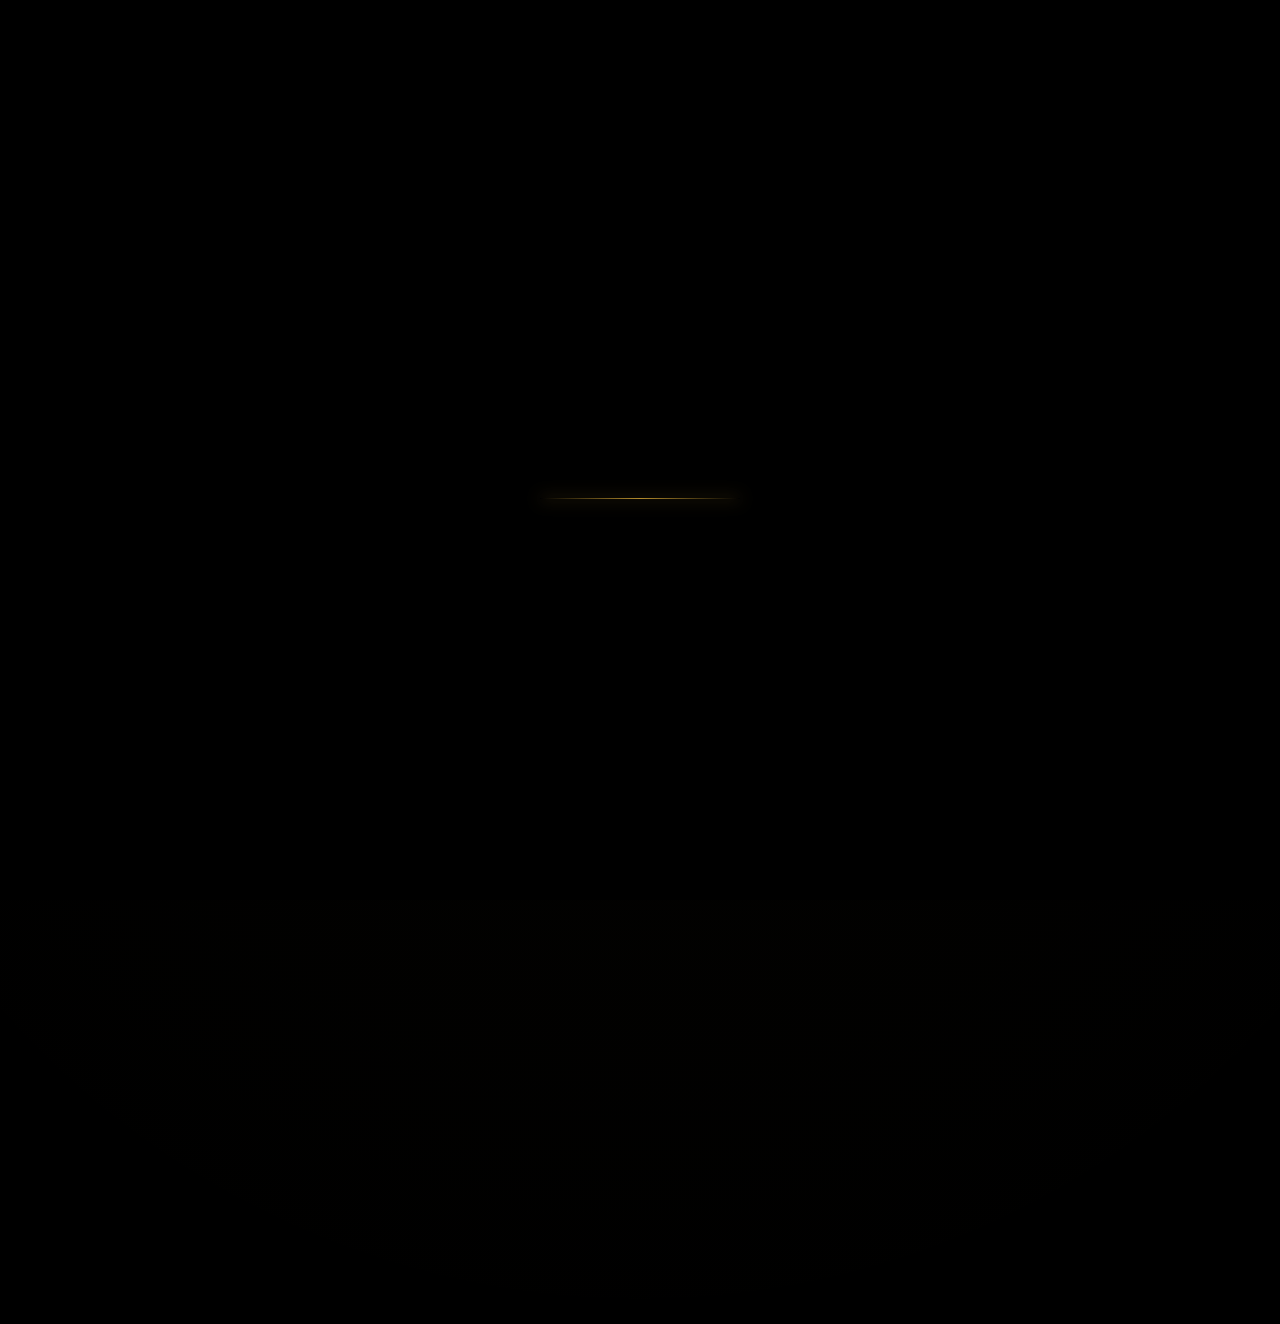
<file: index.html>
<!doctype html>
<html lang="en">
  <head>
    <meta charset="UTF-8" />
    <meta name="viewport" content="width=device-width, initial-scale=1.0" />
    <title>Saints n’ Sinners | Premium Nightlife</title>
    <link rel="stylesheet" href="./styles.css">
  </head>
  <body>
    <div class="loader">
      <div class="loader-content">
        <h2 class="loader-logo">Saints <span>n’</span> Sinners</h2>
        <div class="loader-bar"></div>
      </div>
    </div>

    <div class="atmosphere"></div>
    <div class="particles" id="particles"></div>
    <div class="glow-effect"></div>

    <div class="container">
      <header>
        <h1 class="logo">Saints <span>n’</span> Sinners</h1>
        <p class="tagline">• RESTAURANT • LOUNGE • PUB</p>
        <div class="rating">🌟🌟🌟🌟🌟</div>
      </header>

      <main class="nav-grid">
        <div class="nav-card-wrapper">
          <div class="nav-card card-menu" id="menu" onclick="window.location.href='menu.html'">
            <div class="glow-layer"></div>
            <span class="card-index">01</span>
            <h2 class="card-title">
              Menu
              <span class="arrow">→</span>
            </h2>
          </div>
        </div>

        <div class="nav-card-wrapper">
          <div class="nav-card card-events" id="events" onclick="window.location.href='events.html'">
            <div class="glow-layer"></div>
            <span class="card-index">02</span>
            <h2 class="card-title">
              Events
              <span class="arrow">→</span>
            </h2>
          </div>
        </div>

        <div class="nav-card-wrapper">
          <div class="nav-card card-playlist" id="playlist" onclick="window.location.href='music.html'">
            <div class="glow-layer"></div>
            <span class="card-index">03</span>
            <h2 class="card-title">
              Playlist
              <span class="arrow">→</span>
            </h2>
          </div>
        </div>

        <div class="nav-card-wrapper">
          <div class="nav-card card-management" id="management" onclick="window.location.href='management.html'">
            <div class="glow-layer"></div>
            <span class="card-index">04</span>
            <h2 class="card-title">
              Management
              <span class="arrow">→</span>
            </h2>
          </div>
        </div>
      </main>

      <footer class="footer">
        <p class="copyright">© 2026 Saints n’ Sinners</p>
        <p class="powered-by">Powered by WarStreet Experience Model</p>
      </footer>
    </div>

    <script src="./script.js"></script>
  </body>
</html>
</file>
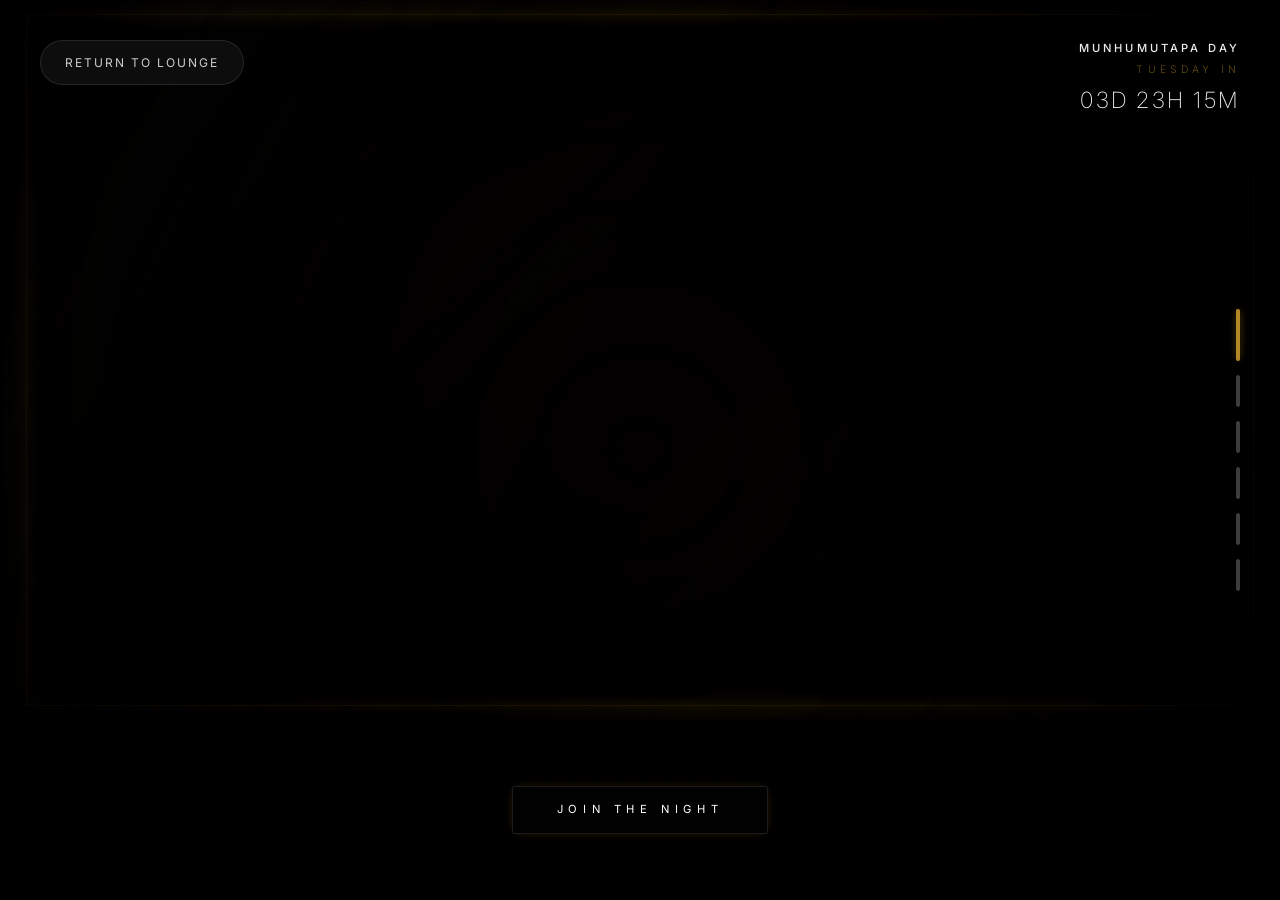
<file: events.html>
<!DOCTYPE html>
<html lang="en">
<head>
    <meta charset="UTF-8">
    <meta name="viewport" content="width=device-width, initial-scale=1.0">
    <title>Saints n' Sinners | Events Billboard</title>
    <link rel="preload" as="image" href="https://pub-e10a28ca38cf452da437555e0f90e288.r2.dev/saints%26sinners/Events/saints_n_sinners_munhumutapa_day.webp" type="image/webp">
    <link rel="stylesheet" href="styles.css">
    <style>
        /* Billboard Specific Overrides */
        body {
            overflow: hidden;
            background: #000;
        }

        .billboard-container {
            position: fixed;
            top: 0;
            left: 0;
            width: 100vw;
            height: 100vh;
            display: flex;
            align-items: center;
            justify-content: center;
            background: #000;
        }

        /* Ambient Glow Foundation */
        .billboard-container::after {
            content: '';
            position: absolute;
            top: 50%;
            left: 50%;
            width: 150vw;
            height: 150vh;
            background: radial-gradient(circle at center, rgba(179, 139, 45, 0.05) 0%, transparent 70%);
            transform: translate(-50%, -50%);
            pointer-events: none;
            z-index: 5;
            animation: glowPulse 10s infinite alternate ease-in-out;
        }

        @keyframes glowPulse {
            from { opacity: 0.3; transform: translate(-50%, -50%) scale(1); }
            to { opacity: 0.6; transform: translate(-48%, -52%) scale(1.1); }
        }

        /* Vignette Overlay */
        .billboard-scene::after {
            content: '';
            position: absolute;
            top: 0;
            left: 0;
            width: 100%;
            height: 100%;
            background: radial-gradient(circle at center, transparent 30%, rgba(0,0,0,0.8) 100%);
            pointer-events: none;
            z-index: 20;
        }

        .billboard-scene {
            position: absolute;
            width: 100%;
            height: 80vh;
            top: 0;
            display: grid;
            place-items: center;
        }

        .event-slide {
            position: absolute;
            width: 100%;
            height: 100%;
            opacity: 0;
            transition: opacity 1.5s cubic-bezier(0.16, 1, 0.3, 1);
            display: flex;
            flex-direction: column;
            align-items: center;
            justify-content: center;
            overflow: hidden;
            background: #000;
            will-change: opacity;
        }

        /* Glowing Strip Light Border */
        .event-slide::after {
            content: '';
            position: absolute;
            top: 2%;
            left: 2%;
            right: 2%;
            bottom: 2%;
            border: 1px solid var(--event-glow, rgba(179, 139, 45, 0.3));
            box-shadow: 0 0 30px var(--event-glow, rgba(179, 139, 45, 0.2)),
                        inset 0 0 20px var(--event-glow, rgba(179, 139, 45, 0.1));
            pointer-events: none;
            z-index: 30;
            opacity: 0.8;
            animation: stripPulse 4s infinite alternate ease-in-out;
        }

        @keyframes stripPulse {
            0% { opacity: 0.4; box-shadow: 0 0 20px var(--event-glow, transparent); }
            100% { opacity: 0.8; box-shadow: 0 0 50px var(--event-glow, rgba(179, 139, 45, 0.4)); }
        }

        .event-slide::before {
            content: '';
            position: absolute;
            top: 0;
            left: 0;
            width: 100%;
            height: 100%;
            background-image: inherit;
            background-size: cover;
            background-position: center;
            filter: blur(50px) brightness(0.3);
            opacity: 0.8;
            z-index: -1;
        }

        .event-slide.active {
            opacity: 1;
            z-index: 10;
        }

        /* Cinematic Background Layers with Living Drift */
        .slide-bg {
            position: absolute;
            top: 0;
            left: 0;
            width: 100%;
            height: 100%;
            background-image: inherit;
            background-size: contain;
            background-position: center;
            background-repeat: no-repeat;
            filter: brightness(0.9) saturate(1.05);
            transform: scale(1.03);
            transition: opacity 1.5s ease;
            opacity: 0.95;
            will-change: transform, opacity;
        }

        .event-slide.active .slide-bg {
            transform: scale(1) translate(0, 0);
            opacity: 1;
            filter: brightness(1) saturate(1.1);
            transition: opacity 1.5s ease-out,
                        filter 2s ease-out;
            transition-delay: 0.2s;
        }

        /* Perspective Depth Systems */
        .slide-depth-overlay {
            position: absolute;
            top: 0;
            left: 0;
            width: 100%;
            height: 100%;
            z-index: 25;
            pointer-events: none;
            background: linear-gradient(135deg, rgba(255,255,255,0.05) 0%, transparent 50%, rgba(255,255,255,0.02) 100%);
            mix-blend-mode: overlay;
            will-change: transform;
            opacity: 0;
            transition: opacity 2s ease-out;
        }

        .event-slide.active .slide-depth-overlay {
            opacity: 1;
            transition-delay: 0.8s;
        }

        .slide-haze-overlay {
            position: absolute;
            top: -10%;
            left: -10%;
            width: 120%;
            height: 120%;
            z-index: 22;
            pointer-events: none;
            background: radial-gradient(circle at 50% 50%, var(--event-glow, rgba(255,255,255,0.05)) 0%, transparent 70%);
            opacity: 0;
            filter: blur(40px);
            mix-blend-mode: lighten;
            will-change: transform, opacity;
            transition: opacity 2.5s ease-out;
        }

        .event-slide.active .slide-haze-overlay {
            opacity: 0.15;
            transition-delay: 0.5s;
        }

        /* Ambient Glow Pulse */
        .billboard-container {
            position: relative;
            width: 100%;
            height: 100vh;
            background: #000;
            overflow: hidden;
            animation: globalGlowPulse 8s infinite alternate ease-in-out;
            will-change: opacity, filter, box-shadow;
        }

        @keyframes globalGlowPulse {
            0% { box-shadow: inset 0 0 50px rgba(0,0,0,1); }
            100% { box-shadow: inset 0 0 100px var(--event-glow, transparent); }
        }

        /* Atmospheric HUD / CTA Area */
        .billboard-hud {
            position: absolute;
            bottom: 0;
            left: 0;
            width: 100%;
            height: 20vh;
            z-index: 100;
            display: flex;
            justify-content: center;
            align-items: center;
            pointer-events: none;
        }

        .countdown-container {
            position: fixed;
            top: 40px;
            right: 40px;
            text-align: right;
            z-index: 1000;
            opacity: 1; /* Always visible if content exists */
            transform: none;
            transition: all 0.8s cubic-bezier(0.16, 1, 0.3, 1);
        }

        .countdown-billboard {
            display: flex;
            flex-direction: column;
            align-items: flex-end;
            gap: 3px;
        }

        .event-title-badge {
            font-size: 0.7rem;
            text-transform: uppercase;
            letter-spacing: 0.28em;
            color: #ffffff;
            font-weight: 500;
            opacity: 0.92;
            text-shadow: 0 0 12px rgba(255, 255, 255, 0.4);
            margin-bottom: 1px;
        }

        .event-label {
            font-size: 0.65rem;
            text-transform: uppercase;
            letter-spacing: 0.4em;
            color: var(--gold);
            font-weight: 300;
            opacity: 0.6;
            text-shadow: 0 0 10px rgba(179, 139, 45, 0.3);
        }

        .timer-display {
            font-family: var(--font-sans);
            font-size: 1.4rem;
            font-weight: 200;
            color: #fff;
            letter-spacing: 0.1em;
            text-shadow: 0 0 20px rgba(255,255,255,0.2);
            opacity: 0.9;
        }

        /* CTA Cinematic Style */
        .cta-floating-bar {
            width: 100%;
            max-width: 400px;
            display: flex;
            justify-content: center;
            pointer-events: auto;
        }

        .billboard-cta {
            text-decoration: none;
            padding: 14px 44px;
            border: 1px solid rgba(255,255,255,0.1);
            background: rgba(255,255,255,0.03);
            backdrop-filter: blur(15px);
            color: #fff;
            text-transform: uppercase;
            letter-spacing: 0.5em;
            font-size: 0.7rem;
            transition: all 0.8s cubic-bezier(0.16, 1, 0.3, 1);
            border-radius: 2px;
            white-space: nowrap;
            box-shadow: 0 0 15px var(--event-glow, transparent);
        }

        .billboard-cta:hover {
            background: rgba(255,255,255,1);
            color: #000;
            letter-spacing: 0.7em;
            transform: scale(1.05);
            box-shadow: 0 15px 40px rgba(0,0,0,0.4), 0 0 30px var(--event-glow, rgba(255,255,255,0.5));
        }

        /* Atmospheric Layers & Cinematic Overlay */
        .transition-flash {
            position: absolute;
            top: 0;
            left: 0;
            width: 100%;
            height: 100%;
            background: #fff;
            opacity: 0;
            z-index: 200;
            pointer-events: none;
            transition: opacity 0.4s ease-out;
        }

        /* Floating Particles Foundation */
        .particles-layer {
            position: absolute;
            top: 0;
            left: 0;
            width: 100%;
            height: 100%;
            z-index: 45;
            pointer-events: none;
            opacity: 0.3;
        }

        .particle {
            position: absolute;
            background: #fff;
            border-radius: 50%;
            opacity: 0.5;
            filter: blur(1px);
            animation: particleFloat var(--p-duration) infinite linear;
            will-change: transform, opacity;
        }

        @keyframes particleFloat {
            0% { transform: translate(0, 0) scale(1); opacity: 0; }
            50% { opacity: 0.5; }
            100% { transform: translate(var(--p-tx), var(--p-ty)) scale(0); opacity: 0; }
        }

        .trigger-flash .transition-flash {
            opacity: 0.15;
            transition: opacity 0.1s ease-in;
        }

        .trigger-flash .light-sweep {
            animation-duration: 2s;
            opacity: 0.6;
            filter: brightness(2);
        }

        .trigger-flash .billboard-cta {
            transform: scale(0.95);
            opacity: 0.5;
            transition: all 0.3s ease-in;
        }

        .haze-layer {
            position: absolute;
            top: -50%;
            left: -50%;
            width: 200%;
            height: 200%;
            background: 
                radial-gradient(circle at 20% 30%, var(--event-glow, rgba(179, 139, 45, 0.1)) 0%, transparent 40%),
                radial-gradient(circle at 80% 70%, rgba(255, 255, 255, 0.05) 0%, transparent 50%),
                radial-gradient(circle at 50% 50%, var(--event-glow, transparent) 0%, transparent 60%);
            z-index: 50;
            pointer-events: none;
            filter: blur(100px);
            opacity: 0.4;
            mix-blend-mode: soft-light;
        }

        /* Environmental Smoke/Fog Layer */
        .smoke-layer {
            position: absolute;
            top: 0;
            left: 0;
            width: 100%;
            height: 100%;
            z-index: 55;
            pointer-events: none;
            opacity: 0.15;
            mix-blend-mode: color-dodge;
            background: url('https://www.transparenttextures.com/patterns/black-linen.png'); /* Subtle grain */
            filter: blur(2px);
        }

        .smoke-layer::after {
            content: '';
            position: absolute;
            top: -50%;
            left: -50%;
            width: 200%;
            height: 200%;
            background: radial-gradient(circle at 50% 50%, rgba(255,255,255,0.05) 0%, transparent 60%);
            animation: smokeDrift 60s infinite linear;
        }

        @keyframes smokeDrift {
            0% { transform: translate(0, 0) rotate(0deg); }
            100% { transform: translate(-10%, -10%) rotate(360deg); }
        }

        /* Nightclub Light Sweeps */
        .light-sweep-layer {
            position: absolute;
            top: 0;
            left: 0;
            width: 100%;
            height: 100%;
            z-index: 62;
            pointer-events: none;
            overflow: hidden;
            opacity: 0.2;
            mix-blend-mode: screen;
        }

        .light-sweep {
            position: absolute;
            top: -50%;
            left: -20%;
            width: 40%;
            height: 200%;
            background: linear-gradient(90deg, transparent, rgba(255,255,255,0.1), transparent);
            transform: rotate(25deg);
            animation: lightSweepMove 8s infinite ease-in-out;
        }

        @keyframes lightSweepMove {
            0% { transform: translateX(-150%) rotate(25deg); opacity: 0; }
            50% { opacity: 0.5; }
            100% { transform: translateX(300%) rotate(25deg); opacity: 0; }
        }

        /* Foreground Reflection Layer */
        .foreground-reflection {
            position: absolute;
            top: 0;
            left: 0;
            width: 100%;
            height: 100%;
            z-index: 90;
            pointer-events: none;
            background: linear-gradient(135deg, rgba(255,255,255,0.05) 0%, transparent 40%, rgba(255,255,255,0.02) 100%);
            mix-blend-mode: overlay;
        }

        @keyframes hazeMove {
            0% { transform: translate(0, 0) rotate(0deg) scale(1); }
            100% { transform: translate(-5%, -5%) rotate(10deg) scale(1.1); }
        }

        .spotlight, .spotlight-secondary {
            position: absolute;
            top: 0;
            left: 0;
            width: 100%;
            height: 100%;
            pointer-events: none;
            mix-blend-mode: overlay;
            z-index: 60;
        }

        .spotlight {
            background: radial-gradient(
                circle at var(--spot-x, 50%) var(--spot-y, 50%), 
                rgba(255, 255, 255, var(--spot-opacity, 0.08)) 0%, 
                transparent var(--spot-size, 40%)
            );
        }

        .spotlight-secondary {
            background: radial-gradient(
                circle at var(--spot2-x, 30%) var(--spot2-y, 60%), 
                rgba(255, 255, 255, var(--spot2-opacity, 0.05)) 0%, 
                transparent var(--spot2-size, 30%)
            );
            z-index: 61;
        }

        /* Digital Billboard Effects */
        .billboard-container::before {
            content: '';
            position: absolute;
            top: 0;
            left: 0;
            width: 100%;
            height: 100%;
            background: linear-gradient(rgba(18, 16, 16, 0) 50%, rgba(0, 0, 0, 0.1) 50%), linear-gradient(90deg, rgba(255, 0, 0, 0.03), rgba(0, 255, 0, 0.01), rgba(0, 0, 255, 0.03));
            background-size: 100% 3px, 3px 100%;
            z-index: 70;
            pointer-events: none;
            opacity: 0.3;
        }

        .billboard-container::after {
            content: '';
            position: absolute;
            top: 0;
            left: 0;
            width: 100%;
            height: 100%;
            background: rgba(18, 16, 16, 0.1);
            opacity: 0;
            z-index: 80;
            pointer-events: none;
            animation: ledShimmer 10s infinite;
        }

        @keyframes ledShimmer {
            0%, 100% { opacity: 0.1; }
            50% { opacity: 0.15; }
            52% { opacity: 0.1; }
            53% { opacity: 0.2; }
            54% { opacity: 0.1; }
        }

        .back-btn {
            position: fixed;
            top: 40px;
            left: 40px;
            z-index: 1000;
            display: inline-flex;
            align-items: center;
            justify-content: center;
            padding: 12px 24px;
            background: rgba(255, 255, 255, 0.05);
            border: 1px solid rgba(255, 255, 255, 0.1);
            border-radius: 50px;
            color: #ccc;
            text-decoration: none;
            font-size: 0.75rem;
            text-transform: uppercase;
            letter-spacing: 2px;
            transition: all 0.4s cubic-bezier(0.16, 1, 0.3, 1);
            backdrop-filter: blur(10px);
        }

        .back-btn:hover {
            background: rgba(255, 204, 51, 0.1);
            border-color: #ffcc33;
            color: #ffcc33;
            transform: translateY(-2px);
            box-shadow: 0 10px 20px rgba(0,0,0,0.4);
        }

        /* Navigation Dots */
        .billboard-nav {
            position: fixed;
            right: 40px;
            top: 50%;
            transform: translateY(-50%);
            display: flex;
            flex-direction: column;
            gap: 14px;
            z-index: 100;
        }

        .nav-dot {
            width: 4px;
            height: 32px;
            background: rgba(255,255,255,0.25);
            transition: all 0.6s cubic-bezier(0.16, 1, 0.3, 1);
            cursor: pointer;
            border-radius: 2px;
        }

        .nav-dot.active {
            background: var(--gold);
            height: 52px;
            box-shadow: 0 0 10px rgba(212, 175, 55, 0.5);
        }

        @media (max-width: 480px) {
            .countdown-container { top: 20px; right: 20px; }
            .event-title-badge { font-size: 0.6rem; letter-spacing: 0.18em; }
            .timer-display { font-size: 1.1rem; letter-spacing: 0.05em; }
            .event-label { font-size: 0.55rem; letter-spacing: 0.3em; }
            .cta-floating-bar { padding: 0 40px; width: 100%; }
            .billboard-cta { width: 100%; text-align: center; padding: 12px 0; font-size: 0.6rem; }
            .back-btn { top: 20px; left: 20px; font-size: 0.6rem; }
            .billboard-nav { display: none; }
        }
    </style>
</head>
<body>

    <a href="index.html" class="back-btn">
        Return to Lounge
    </a>

    <div class="billboard-container">
        <!-- Atmospheric Layers -->
        <div class="particles-layer" id="particles-layer"></div>
        <div class="smoke-layer"></div>
        <div class="haze-layer" id="haze-layer"></div>
        <div class="spotlight"></div>
        <div class="spotlight-secondary"></div>
        <div class="light-sweep-layer">
            <div class="light-sweep" style="animation-delay: 0s;"></div>
            <div class="light-sweep" style="animation-delay: 4s; width: 60%; opacity: 0.3;"></div>
        </div>
        <div class="flare-layer" id="flare-layer"></div>
        <div class="foreground-reflection"></div>
        <div class="transition-flash"></div>
        
        <div class="billboard-scene">
            <!-- 01: Munhumutapa Day — Tuesday, 15 September 2026 -->
            <div class="event-slide active" style="background-image: url('https://pub-e10a28ca38cf452da437555e0f90e288.r2.dev/saints%26sinners/Events/saints_n_sinners_munhumutapa_day.webp')" data-day="2" data-event="Munhumutapa Day" data-date="Tuesday, 15 September 2026">
                <div class="slide-bg"></div>
                <div class="slide-haze-overlay"></div>
                <div class="slide-depth-overlay"></div>
            </div>

            <!-- 02: DIVA DAYOUT — Wednesday, 16 September 2026 -->
            <div class="event-slide" style="background-image: url('https://pub-e10a28ca38cf452da437555e0f90e288.r2.dev/saints%26sinners/Events/saints_sinners_wednesday_16_september_2026.webp')" data-day="3" data-event="DIVA DAYOUT" data-date="Wednesday, 16 September 2026">
                <div class="slide-bg"></div>
                <div class="slide-haze-overlay"></div>
                <div class="slide-depth-overlay"></div>
            </div>

            <!-- 03: Karaoke and Chaos — Thursday, 17 September 2026 -->
            <div class="event-slide" style="background-image: url('https://pub-e10a28ca38cf452da437555e0f90e288.r2.dev/saints%26sinners/Events/saints_n_sinners_karaoke_and_chaos.webp')" data-day="4" data-event="Karaoke and Chaos" data-date="Thursday, 17 September 2026">
                <div class="slide-bg"></div>
                <div class="slide-haze-overlay"></div>
                <div class="slide-depth-overlay"></div>
            </div>

            <!-- 04: Aphrodisiac Fridays — Friday, 18 September 2026 -->
            <div class="event-slide" style="background-image: url('https://pub-e10a28ca38cf452da437555e0f90e288.r2.dev/saints%26sinners/Events/saints_n_sinners_aphrodisiac_fridays.webp')" data-day="5" data-event="Aphrodisiac Fridays" data-date="Friday, 18 September 2026">
                <div class="slide-bg"></div>
                <div class="slide-haze-overlay"></div>
                <div class="slide-depth-overlay"></div>
            </div>

            <!-- 05: Baddies & Bottles Saturdays — Saturday, 19 September 2026 -->
            <div class="event-slide" style="background-image: url('https://pub-e10a28ca38cf452da437555e0f90e288.r2.dev/saints%26sinners/Events/saints_n_sinners_baddies_bottles_saturday.webp')" data-day="6" data-event="Baddies & Bottles Saturdays" data-date="Saturday, 19 September 2026">
                <div class="slide-bg"></div>
                <div class="slide-haze-overlay"></div>
                <div class="slide-depth-overlay"></div>
            </div>

            <!-- 06: Felt Naughty by Sunday — Sunday, 20 September 2026 -->
            <div class="event-slide" style="background-image: url('https://pub-e10a28ca38cf452da437555e0f90e288.r2.dev/saints%26sinners/Events/saints_n_sinners_felt_naughty_sunday.webp')" data-day="0" data-event="Felt Naughty by Sunday" data-date="Sunday, 20 September 2026">
                <div class="slide-bg"></div>
                <div class="slide-haze-overlay"></div>
                <div class="slide-depth-overlay"></div>
            </div>
        </div>

            <div class="countdown-container">
                <div id="countdown-wrapper" class="countdown-billboard">
                    <span id="countdown-event-title" class="event-title-badge">MUNHUMUTAPA DAY</span>
                    <span id="countdown-label" class="event-label">TUESDAY IN</span>
                    <span id="timer-string" class="timer-display">00D 00H 00M</span>
                </div>
            </div>

            <div class="billboard-hud">
                <div class="cta-floating-bar">
                    <a href="https://www.instagram.com/saints_n_sinners_zw?igsh=MW9jYWIwOXR0YjVmZg==" target="_blank" class="billboard-cta">
                        Join the Night
                    </a>
                </div>
            </div>

        <div class="billboard-nav" id="billboard-nav">
            <div class="nav-dot active" title="Munhumutapa Day"></div>
            <div class="nav-dot" title="DIVA DAYOUT"></div>
            <div class="nav-dot" title="Karaoke and Chaos"></div>
            <div class="nav-dot" title="Aphrodisiac Fridays"></div>
            <div class="nav-dot" title="Baddies & Bottles Saturdays"></div>
            <div class="nav-dot" title="Felt Naughty by Sunday"></div>
        </div>
    </div>

    <script src="events.js"></script>
</body>
</html>
</file>
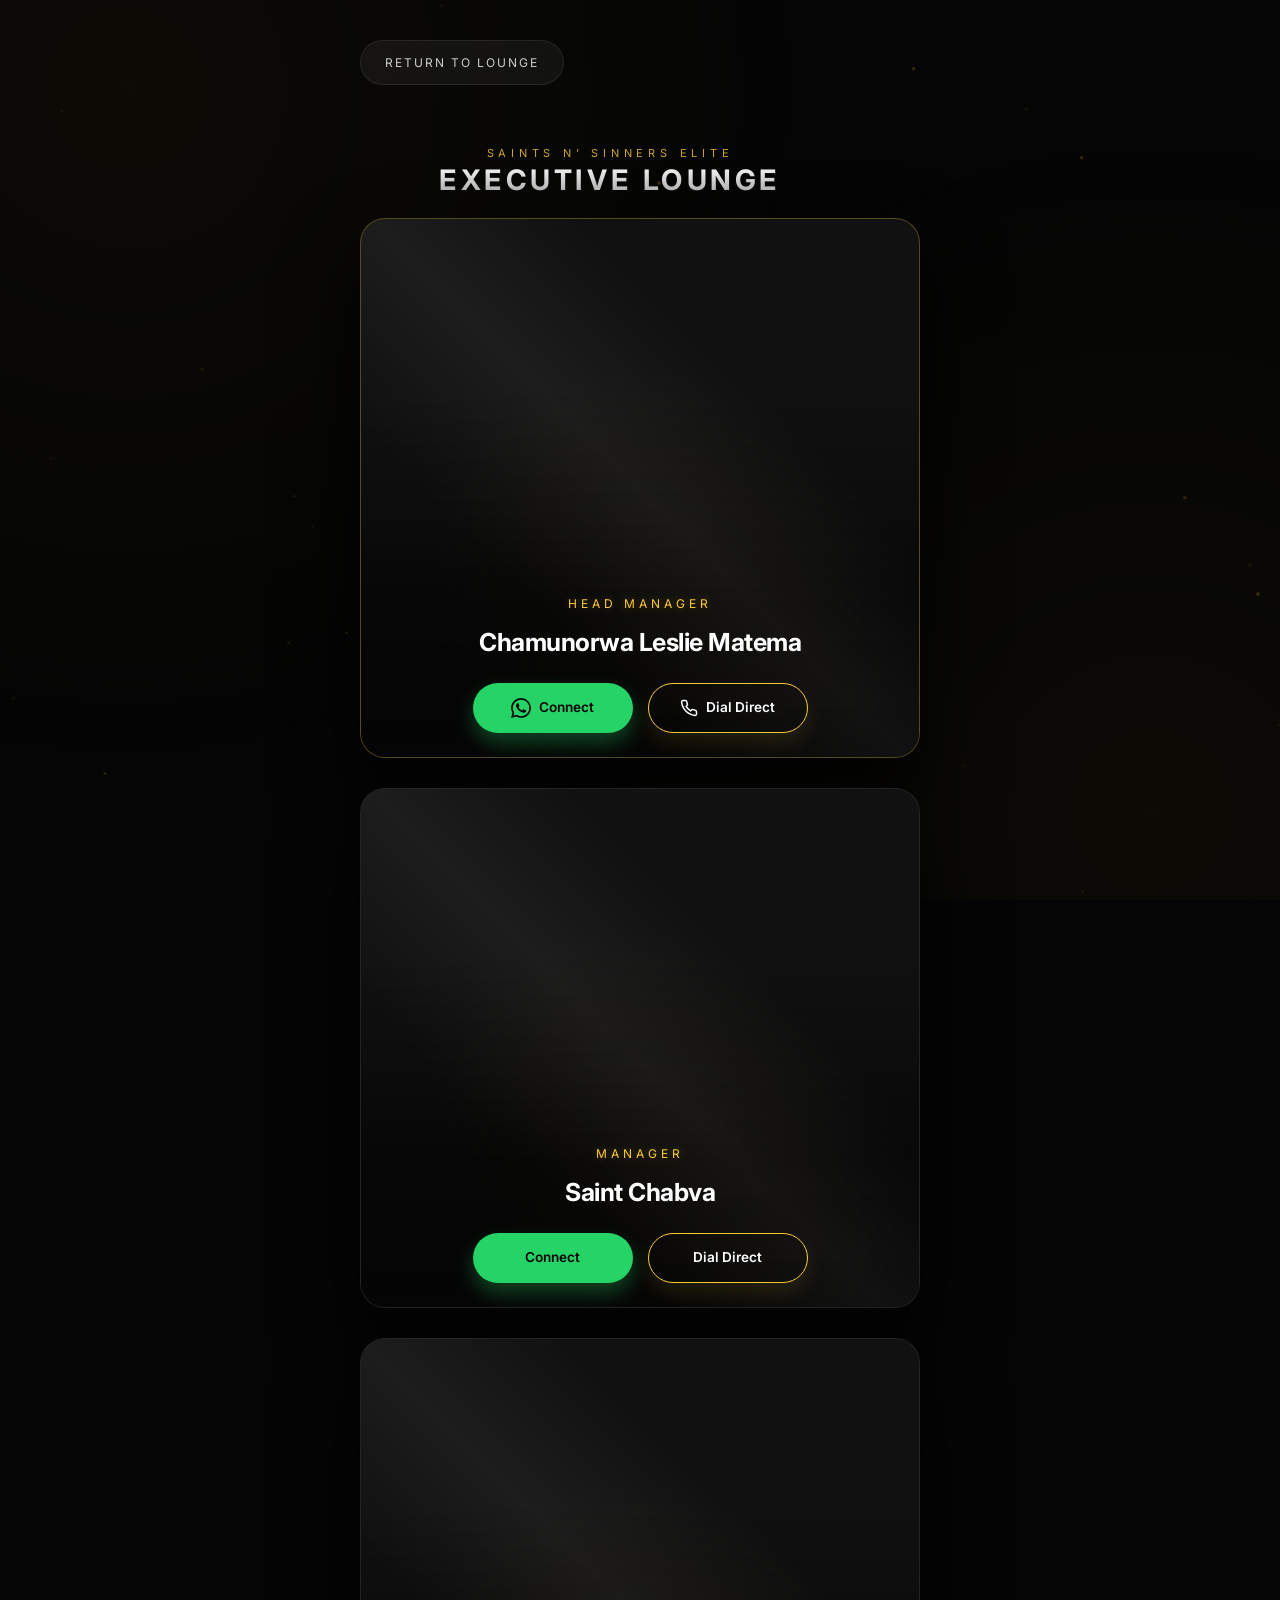
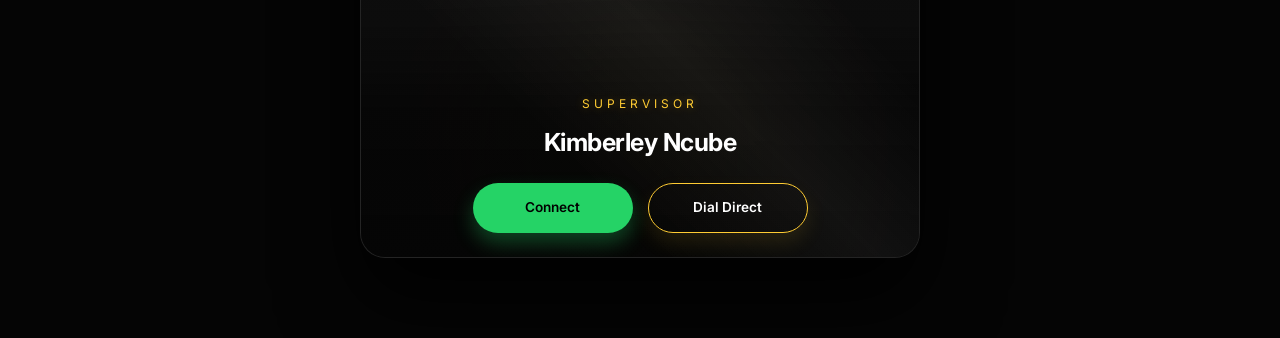
<file: management.html>
<!DOCTYPE html>
<html lang="en">
<head>
    <meta charset="UTF-8">
    <meta name="viewport" content="width=device-width, initial-scale=1.0">
    <title>Saints n’ Sinners | Executive Lounge</title>
    <link rel="stylesheet" href="./styles.css">
    <style>
        :root {
            --accent-gold: #ffcc33;
            --accent-green: #25D366;
            --bg-dark: #050505;
            --glass: rgba(255, 255, 255, 0.03);
            --glass-border: rgba(255, 255, 255, 0.08);
        }

        body {
            background: var(--bg-dark);
            color: #fff;
            overflow-x: hidden;
            padding-bottom: 40px;
        }

        /* Ambient Environment */
        .management-atmosphere {
            position: fixed;
            top: 0;
            left: 0;
            width: 100%;
            height: 100vh;
            background: 
                radial-gradient(circle at 10% 10%, rgba(255, 204, 51, 0.03) 0%, transparent 50%),
                radial-gradient(circle at 90% 90%, rgba(255, 204, 51, 0.03) 0%, transparent 50%);
            z-index: -1;
            pointer-events: none;
        }

        .particles {
            position: fixed;
            top: 0;
            left: 0;
            width: 100%;
            height: 100%;
            z-index: -1;
            pointer-events: none;
            opacity: 0.3;
        }

        .mgmt-container {
            width: 100%;
            max-width: 600px;
            margin: 0 auto;
            padding: 40px 20px;
            position: relative;
            z-index: 10;
        }

        /* Navigation */
        .back-nav {
            margin-bottom: 30px;
        }

        .back-link {
            display: inline-flex;
            align-items: center;
            justify-content: center;
            padding: 12px 24px;
            background: rgba(255, 255, 255, 0.05);
            border: 1px solid var(--glass-border);
            border-radius: 50px;
            color: #ccc;
            text-decoration: none;
            font-size: 0.75rem;
            text-transform: uppercase;
            letter-spacing: 2px;
            transition: all 0.4s cubic-bezier(0.16, 1, 0.3, 1);
            backdrop-filter: blur(10px);
        }

        .back-link:hover {
            background: rgba(255, 204, 51, 0.1);
            border-color: var(--accent-gold);
            color: var(--accent-gold);
            transform: translateY(-2px);
            box-shadow: 0 10px 20px rgba(0,0,0,0.4);
        }

        /* Header */
        .mgmt-header-section {
            text-align: center;
            margin-bottom: 50px;
            opacity: 1;
        }

        .mgmt-header-section h1 {
            font-size: 1.8rem;
            letter-spacing: 4px;
            text-transform: uppercase;
            background: linear-gradient(to bottom, #fff 0%, #aaa 100%);
            -webkit-background-clip: text;
            -webkit-text-fill-color: transparent;
            margin-bottom: 12px;
            line-height: 1.2;
        }

        .mgmt-header-section p {
            color: var(--accent-gold);
            font-size: 0.7rem;
            letter-spacing: 5px;
            text-transform: uppercase;
            opacity: 0.8;
            margin: 0;
        }

        /* Management Cards */
        .mgmt-stack {
            display: flex;
            flex-direction: column;
            gap: 30px;
            width: 100%;
        }

        .mgmt-card {
            position: relative;
            width: 100%;
            height: 520px;
            border-radius: 25px;
            overflow: hidden;
            background: #111;
            border: 1px solid var(--glass-border);
            box-shadow: 0 40px 80px rgba(0,0,0,0.9);
            transition: transform 0.6s cubic-bezier(0.16, 1, 0.3, 1), border-color 0.6s ease;
        }

        .mgmt-card.dominant {
            height: 540px;
            border-color: rgba(255, 204, 51, 0.3);
        }

        /* Portrait Motion Container */
        .portrait-container {
            position: absolute;
            top: 0;
            left: 0;
            width: 100%;
            height: 72%;
            z-index: 0;
            overflow: hidden;
            -webkit-mask-image: linear-gradient(to bottom, #000 65%, rgba(0,0,0,0.6) 80%, transparent 100%);
            mask-image: linear-gradient(to bottom, #000 65%, rgba(0,0,0,0.6) 80%, transparent 100%);
        }

        .portrait-img {
            position: absolute;
            top: -4px;
            left: -4px;
            width: calc(100% + 8px);
            height: calc(100% + 8px);
            background-size: cover;
            background-position: center top;
            background-repeat: no-repeat;
            filter: brightness(0.95) contrast(1.06);
            will-change: transform;
        }

        /* Lighting & Depth Layers */
        .card-overlay {
            position: absolute;
            inset: 0;
            background: linear-gradient(0deg, rgba(5,5,5,0.98) 0%, rgba(5,5,5,0.85) 28%, rgba(5,5,5,0.4) 45%, transparent 68%);
            z-index: 1;
            pointer-events: none;
        }

        .light-sweep {
            position: absolute;
            inset: 0;
            background: linear-gradient(45deg, transparent 40%, rgba(255,255,255,0.05) 50%, transparent 60%);
            background-size: 200% 200%;
            z-index: 2;
            pointer-events: none;
        }

        .haze-layer {
            position: absolute;
            inset: 0;
            background: radial-gradient(circle at 50% 80%, rgba(255, 204, 51, 0.1) 0%, transparent 60%);
            z-index: 2;
            mix-blend-mode: soft-light;
            pointer-events: none;
        }

        /* Card Content */
        .card-content {
            position: absolute;
            bottom: 0;
            left: 0;
            width: 100%;
            padding: 24px 25px;
            z-index: 10;
            text-align: center;
        }

        .mgmt-role {
            font-size: 0.75rem;
            color: var(--accent-gold);
            text-transform: uppercase;
            letter-spacing: 4px;
            margin-bottom: 10px;
            display: block;
            text-shadow: 0 0 10px rgba(255, 204, 51, 0.3);
        }

        .mgmt-name {
            font-size: 1.55rem;
            font-weight: 700;
            margin-bottom: 20px;
            letter-spacing: -0.5px;
        }

        /* Button Group */
        .action-group {
            display: flex;
            gap: 15px;
            justify-content: center;
        }

        .btn-action {
            flex: 1;
            max-width: 160px;
            height: 50px;
            border-radius: 30px;
            display: flex;
            align-items: center;
            justify-content: center;
            gap: 8px;
            font-size: 0.85rem;
            font-weight: 600;
            text-decoration: none;
            transition: all 0.4s cubic-bezier(0.16, 1, 0.3, 1);
            position: relative;
            overflow: hidden;
        }

        .btn-whatsapp {
            background: var(--accent-green);
            color: #000;
            box-shadow: 0 10px 20px rgba(37, 211, 102, 0.3);
        }

        .btn-whatsapp:hover {
            transform: translateY(-5px) scale(1.05);
            box-shadow: 0 15px 30px rgba(37, 211, 102, 0.5);
        }

        .btn-call {
            background: transparent;
            color: #fff;
            border: 1px solid var(--accent-gold);
            box-shadow: 0 10px 20px rgba(255, 204, 51, 0.1);
        }

        .btn-call::before {
            content: '';
            position: absolute;
            top: 0;
            left: -100%;
            width: 100%;
            height: 100%;
            background: linear-gradient(90deg, transparent, rgba(255,255,255,0.2), transparent);
            transition: left 0.6s;
        }

        .btn-call:hover::before {
            left: 100%;
        }

        .btn-call:hover {
            background: rgba(255, 204, 51, 0.1);
            transform: translateY(-5px) scale(1.05);
            box-shadow: 0 15px 30px rgba(255, 204, 51, 0.2);
        }

        /* Pulse Animations */
        @keyframes subtlePulse {
            0%, 100% { opacity: 0.5; transform: scale(1); }
            50% { opacity: 0.8; transform: scale(1.05); }
        }

        .dominant .mgmt-role {
            animation: subtlePulse 3s infinite ease-in-out;
        }

        /* Mobile Adjustments */
        @media (max-width: 480px) {
            .mgmt-card {
                height: 480px;
            }
            .mgmt-card.dominant {
                height: 500px;
            }
            .portrait-container {
                height: 70%;
            }
            .card-content {
                padding: 18px 16px 20px 16px;
            }
            .mgmt-role {
                font-size: 0.7rem;
                letter-spacing: 3px;
                margin-bottom: 8px;
            }
            .mgmt-name {
                font-size: 1.35rem;
                margin-bottom: 16px;
            }
            .btn-action {
                height: 46px;
                font-size: 0.8rem;
                padding: 0 12px;
                max-width: 140px;
            }
        }
    </style>
</head>
<body>
    <div class="management-atmosphere"></div>
    <canvas id="particles-canvas" class="particles"></canvas>

    <div class="mgmt-container">
        <nav class="back-nav">
            <a href="index.html" class="back-link">Return to Lounge</a>
        </nav>

        <header class="mgmt-header-section">
            <p>Saints n’ Sinners Elite</p>
            <h1>Executive Lounge</h1>
        </header>

        <div class="mgmt-stack">
            <!-- 1. Chamunorwa Leslie Matema (Head Manager) -->
            <div class="mgmt-card dominant" id="card-1">
                <div class="portrait-container">
                    <div class="portrait-img" style="background-image: url('https://pub-e10a28ca38cf452da437555e0f90e288.r2.dev/saints%26sinners/management/Chamu.PNG')"></div>
                </div>
                <div class="card-overlay"></div>
                <div class="light-sweep"></div>
                <div class="haze-layer"></div>
                
                <div class="card-content">
                    <span class="mgmt-role">Head Manager</span>
                    <h2 class="mgmt-name">Chamunorwa Leslie Matema</h2>
                    <div class="action-group">
                        <a href="https://wa.me/263789990050" class="btn-action btn-whatsapp">
                            <svg width="20" height="20" viewBox="0 0 24 24" fill="currentColor">
                                <path d="M17.472 14.382c-.297-.149-1.758-.867-2.03-.967-.273-.099-.471-.148-.67.15-.197.297-.767.966-.94 1.164-.173.199-.347.223-.644.075-.297-.15-1.255-.463-2.39-1.475-.883-.788-1.48-1.761-1.653-2.059-.173-.297-.018-.458.13-.606.134-.133.298-.347.446-.52.149-.174.198-.298.298-.497.099-.198.05-.371-.025-.52-.075-.149-.669-1.612-.916-2.207-.242-.579-.487-.5-.669-.51-.173-.008-.371-.01-.57-.01-.198 0-.52.074-.792.372-.272.297-1.04 1.016-1.04 2.479 0 1.462 1.065 2.875 1.213 3.074.149.198 2.096 3.2 5.077 4.487.709.306 1.262.489 1.694.625.712.227 1.36.195 1.871.118.571-.085 1.758-.719 2.006-1.413.248-.694.248-1.289.173-1.413-.074-.124-.272-.198-.57-.347m-5.421 7.403h-.004a9.87 9.87 0 01-5.031-1.378l-.361-.214-3.741.982.998-3.648-.235-.374a9.86 9.86 0 01-1.51-5.26c.001-5.45 4.436-9.884 9.888-9.884 2.64 0 5.122 1.03 6.988 2.898a9.825 9.825 0 012.893 6.994c-.003 5.45-4.437 9.884-9.885 9.884m8.413-18.297A11.815 11.815 0 0012.05 0C5.495 0 .16 5.335.157 11.892c0 2.096.547 4.142 1.588 5.945L.057 24l6.305-1.654a11.882 11.882 0 005.683 1.448h.005c6.554 0 11.89-5.335 11.893-11.893a11.821 11.821 0 00-3.48-8.413z"/>
                            </svg>
                            Connect
                        </a>
                        <a href="tel:+263789990050" class="btn-action btn-call">
                            <svg width="18" height="18" viewBox="0 0 24 24" fill="none" stroke="currentColor" stroke-width="2">
                                <path d="M22 16.92v3a2 2 0 0 1-2.18 2 19.79 19.79 0 0 1-8.63-3.07 19.5 19.5 0 0 1-6-6 19.79 19.79 0 0 1-3.07-8.67A2 2 0 0 1 4.11 2h3a2 2 0 0 1 2 1.72 12.84 12.84 0 0 0 .7 2.81 2 2 0 0 1-.45 2.11L8.09 9.91a16 16 0 0 0 6 6l1.27-1.27a2 2 0 0 1 2.11-.45 12.84 12.84 0 0 0 2.81.7A2 2 0 0 1 22 16.92z"></path>
                            </svg>
                            Dial Direct
                        </a>
                    </div>
                </div>
            </div>

            <!-- 2. Saint Chabva (Manager) -->
            <div class="mgmt-card" id="card-2">
                <div class="portrait-container">
                    <div class="portrait-img" style="background-image: url('https://pub-e10a28ca38cf452da437555e0f90e288.r2.dev/saints%26sinners/management/Saints.PNG')"></div>
                </div>
                <div class="card-overlay"></div>
                <div class="light-sweep"></div>
                <div class="haze-layer"></div>
                
                <div class="card-content">
                    <span class="mgmt-role">Manager</span>
                    <h2 class="mgmt-name">Saint Chabva</h2>
                    <div class="action-group">
                        <a href="https://wa.me/263788235062" class="btn-action btn-whatsapp">Connect</a>
                        <a href="tel:+263788235062" class="btn-action btn-call">Dial Direct</a>
                    </div>
                </div>
            </div>

            <!-- 3. Kimberley Ncube (Supervisor) -->
            <div class="mgmt-card" id="card-3">
                <div class="portrait-container">
                    <div class="portrait-img" style="background-image: url('https://pub-e10a28ca38cf452da437555e0f90e288.r2.dev/saints%26sinners/management/supervisor.jpg')"></div>
                </div>
                <div class="card-overlay"></div>
                <div class="light-sweep"></div>
                <div class="haze-layer"></div>
                
                <div class="card-content">
                    <span class="mgmt-role">Supervisor</span>
                    <h2 class="mgmt-name">Kimberley Ncube</h2>
                    <div class="action-group">
                        <a href="https://wa.me/263771913687" class="btn-action btn-whatsapp">Connect</a>
                        <a href="tel:+263771913687" class="btn-action btn-call">Dial Direct</a>
                    </div>
                </div>
            </div>
        </div>
    </div>

    <script src="./management.js"></script>
</body>
</html>
</file>
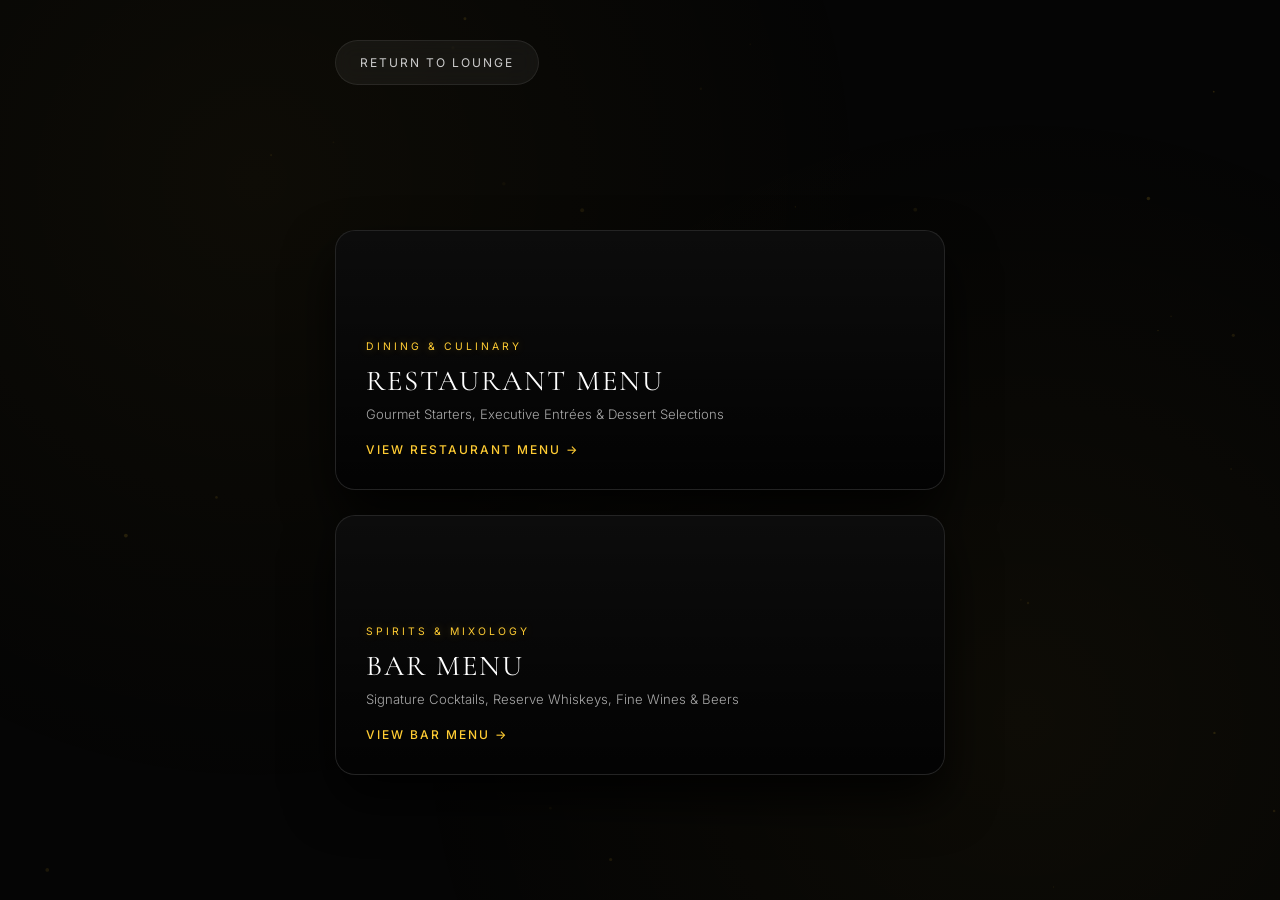
<file: menu.html>
<!DOCTYPE html>
<html lang="en">
<head>
    <meta charset="UTF-8">
    <meta name="viewport" content="width=device-width, initial-scale=1.0">
    <title>Saints n’ Sinners | Menu Selection</title>
    <link rel="stylesheet" href="./styles.css">
    <style>
        :root {
            --accent-gold: #ffcc33;
            --bg-dark: #050505;
            --glass: rgba(255, 255, 255, 0.03);
            --glass-border: rgba(255, 255, 255, 0.08);
            --font-serif: 'Cormorant Garamond', serif;
            --font-sans: 'Inter', sans-serif;
        }

        body {
            background: var(--bg-dark);
            color: #fff;
            overflow-x: hidden;
            min-height: 100vh;
            padding-bottom: 50px;
        }

        .menu-atmosphere {
            position: fixed;
            top: 0;
            left: 0;
            width: 100%;
            height: 100vh;
            background: 
                radial-gradient(circle at 20% 20%, rgba(255, 204, 51, 0.04) 0%, transparent 50%),
                radial-gradient(circle at 80% 80%, rgba(255, 204, 51, 0.04) 0%, transparent 50%);
            z-index: -1;
            pointer-events: none;
        }

        .particles {
            position: fixed;
            top: 0;
            left: 0;
            width: 100%;
            height: 100%;
            z-index: -1;
            pointer-events: none;
            opacity: 0.3;
        }

        .gateway-container {
            width: 100%;
            max-width: 650px;
            margin: 0 auto;
            padding: 40px 20px;
            position: relative;
            z-index: 10;
        }

        /* Navigation */
        .back-nav {
            margin-bottom: 35px;
        }

        .back-link {
            display: inline-flex;
            align-items: center;
            justify-content: center;
            padding: 12px 24px;
            background: rgba(255, 255, 255, 0.05);
            border: 1px solid var(--glass-border);
            border-radius: 50px;
            color: #ccc;
            text-decoration: none;
            font-size: 0.75rem;
            text-transform: uppercase;
            letter-spacing: 2px;
            transition: all 0.4s cubic-bezier(0.16, 1, 0.3, 1);
            backdrop-filter: blur(10px);
        }

        .back-link:hover {
            background: rgba(255, 204, 51, 0.1);
            border-color: var(--accent-gold);
            color: var(--accent-gold);
            transform: translateY(-2px);
            box-shadow: 0 10px 20px rgba(0,0,0,0.4);
        }

        /* Header */
        .gateway-header {
            text-align: center;
            margin-bottom: 40px;
        }

        .gateway-header p {
            color: var(--accent-gold);
            font-size: 0.7rem;
            letter-spacing: 5px;
            text-transform: uppercase;
            opacity: 0.85;
            margin-bottom: 10px;
        }

        .gateway-header h1 {
            font-family: var(--font-serif);
            font-size: 2.2rem;
            font-weight: 300;
            letter-spacing: 3px;
            text-transform: uppercase;
            background: linear-gradient(to bottom, #ffffff 0%, #aaaaaa 100%);
            -webkit-background-clip: text;
            -webkit-text-fill-color: transparent;
            line-height: 1.2;
        }

        /* Gateway Cards Grid */
        .gateway-stack {
            display: flex;
            flex-direction: column;
            gap: 25px;
            width: 100%;
        }

        .gateway-card {
            position: relative;
            width: 100%;
            height: 260px;
            border-radius: 20px;
            overflow: hidden;
            background: #111;
            border: 1px solid var(--glass-border);
            box-shadow: 0 25px 50px rgba(0,0,0,0.8);
            cursor: pointer;
            transition: transform 0.5s cubic-bezier(0.16, 1, 0.3, 1), border-color 0.5s ease, box-shadow 0.5s ease;
            text-decoration: none;
            color: #fff;
            display: block;
        }

        .gateway-card:hover {
            transform: translateY(-6px) scale(1.01);
            border-color: rgba(255, 204, 51, 0.4);
            box-shadow: 0 35px 70px rgba(255, 204, 51, 0.15);
        }

        /* Card Background Image & Motion */
        .card-bg {
            position: absolute;
            inset: -5%;
            width: 110%;
            height: 110%;
            background-size: cover;
            background-position: center;
            filter: brightness(0.7) contrast(1.1);
            transition: transform 12s cubic-bezier(0.16, 1, 0.3, 1), filter 0.5s ease;
            animation: slowZoom 20s infinite alternate ease-in-out;
        }

        .gateway-card:hover .card-bg {
            filter: brightness(0.85) contrast(1.15);
            transform: scale(1.08);
        }

        @keyframes slowZoom {
            0% { transform: scale(1.0); }
            100% { transform: scale(1.12); }
        }

        /* Overlays */
        .card-overlay {
            position: absolute;
            inset: 0;
            background: linear-gradient(180deg, rgba(0,0,0,0.3) 0%, rgba(0,0,0,0.85) 100%);
            z-index: 1;
        }

        .light-glow {
            position: absolute;
            inset: 0;
            background: radial-gradient(circle at 50% 100%, rgba(255, 204, 51, 0.12) 0%, transparent 70%);
            z-index: 2;
            opacity: 0;
            transition: opacity 0.5s ease;
        }

        .gateway-card:hover .light-glow {
            opacity: 1;
        }

        /* Content inside card */
        .card-content {
            position: absolute;
            inset: 0;
            padding: 30px;
            z-index: 10;
            display: flex;
            flex-direction: column;
            justify-content: flex-end;
        }

        .card-badge {
            font-size: 0.65rem;
            color: var(--accent-gold);
            text-transform: uppercase;
            letter-spacing: 3px;
            margin-bottom: 8px;
            display: inline-block;
            text-shadow: 0 0 10px rgba(255, 204, 51, 0.3);
        }

        .card-title {
            font-family: var(--font-serif);
            font-size: 1.8rem;
            font-weight: 400;
            letter-spacing: 2px;
            text-transform: uppercase;
            margin-bottom: 6px;
            line-height: 1.2;
        }

        .card-desc {
            font-size: 0.82rem;
            color: rgba(255, 255, 255, 0.65);
            font-weight: 300;
            margin-bottom: 15px;
        }

        .card-action {
            display: inline-flex;
            align-items: center;
            gap: 8px;
            font-size: 0.75rem;
            text-transform: uppercase;
            letter-spacing: 2px;
            color: var(--accent-gold);
            font-weight: 500;
            transition: transform 0.3s ease;
        }

        .gateway-card:hover .card-action {
            transform: translateX(6px);
        }

        @media (max-width: 480px) {
            .gateway-card {
                height: 230px;
            }
            .card-title {
                font-size: 1.5rem;
            }
            .card-content {
                padding: 22px;
            }
        }
    </style>
</head>
<body>
    <div class="menu-atmosphere"></div>
    <canvas id="particles-canvas" class="particles"></canvas>

    <div class="gateway-container">
        <nav class="back-nav">
            <a href="index.html" class="back-link">Return to Lounge</a>
        </nav>

        <header class="gateway-header">
            <p>Saints n’ Sinners Elite</p>
            <h1>Menu Selection</h1>
        </header>

        <div class="gateway-stack">
            <!-- 1. RESTAURANT MENU (External URL) -->
            <a href="https://saints-sinnersdigitalmenu.pages.dev/" class="gateway-card">
                <div class="card-bg" style="background-image: url('https://pub-e10a28ca38cf452da437555e0f90e288.r2.dev/saints%26sinners/stuff-merch/menu.jpg');"></div>
                <div class="card-overlay"></div>
                <div class="light-glow"></div>
                <div class="card-content">
                    <span class="card-badge">Dining & Culinary</span>
                    <h2 class="card-title">Restaurant Menu</h2>
                    <p class="card-desc">Gourmet Starters, Executive Entrées & Dessert Selections</p>
                    <span class="card-action">View Restaurant Menu →</span>
                </div>
            </a>

            <!-- 2. BAR MENU (Local Module) -->
            <a href="bar-menu.html" class="gateway-card">
                <div class="card-bg" style="background-image: url('https://images.unsplash.com/photo-1514362545857-3bc16c4c7d1b?auto=format&fit=crop&w=1200&q=80');"></div>
                <div class="card-overlay"></div>
                <div class="light-glow"></div>
                <div class="card-content">
                    <span class="card-badge">Spirits & Mixology</span>
                    <h2 class="card-title">Bar Menu</h2>
                    <p class="card-desc">Signature Cocktails, Reserve Whiskeys, Fine Wines & Beers</p>
                    <span class="card-action">View Bar Menu →</span>
                </div>
            </a>
        </div>
    </div>

    <script>
        // Ambient Particle Canvas for Menu Gateway
        (function() {
            const canvas = document.getElementById('particles-canvas');
            if (!canvas) return;
            const ctx = canvas.getContext('2d');
            let width, height;
            const particles = [];

            function resize() {
                width = canvas.width = window.innerWidth;
                height = canvas.height = window.innerHeight;
            }

            window.addEventListener('resize', resize);
            resize();

            class Particle {
                constructor() {
                    this.init();
                }
                init() {
                    this.x = Math.random() * width;
                    this.y = Math.random() * height;
                    this.size = Math.random() * 1.5 + 0.5;
                    this.speedX = Math.random() * 0.2 - 0.1;
                    this.speedY = Math.random() * 0.3 - 0.15;
                    this.opacity = Math.random() * 0.4 + 0.1;
                }
                update() {
                    this.x += this.speedX;
                    this.y += this.speedY;
                    if (this.x < 0 || this.x > width || this.y < 0 || this.y > height) {
                        this.init();
                    }
                }
                draw() {
                    ctx.fillStyle = `rgba(255, 204, 51, ${this.opacity})`;
                    ctx.beginPath();
                    ctx.arc(this.x, this.y, this.size, 0, Math.PI * 2);
                    ctx.fill();
                }
            }

            for (let i = 0; i < 35; i++) {
                particles.push(new Particle());
            }

            function animate() {
                ctx.clearRect(0, 0, width, height);
                particles.forEach(p => {
                    p.update();
                    p.draw();
                });
                requestAnimationFrame(animate);
            }
            animate();
        })();
    </script>
</body>
</html>
</file>
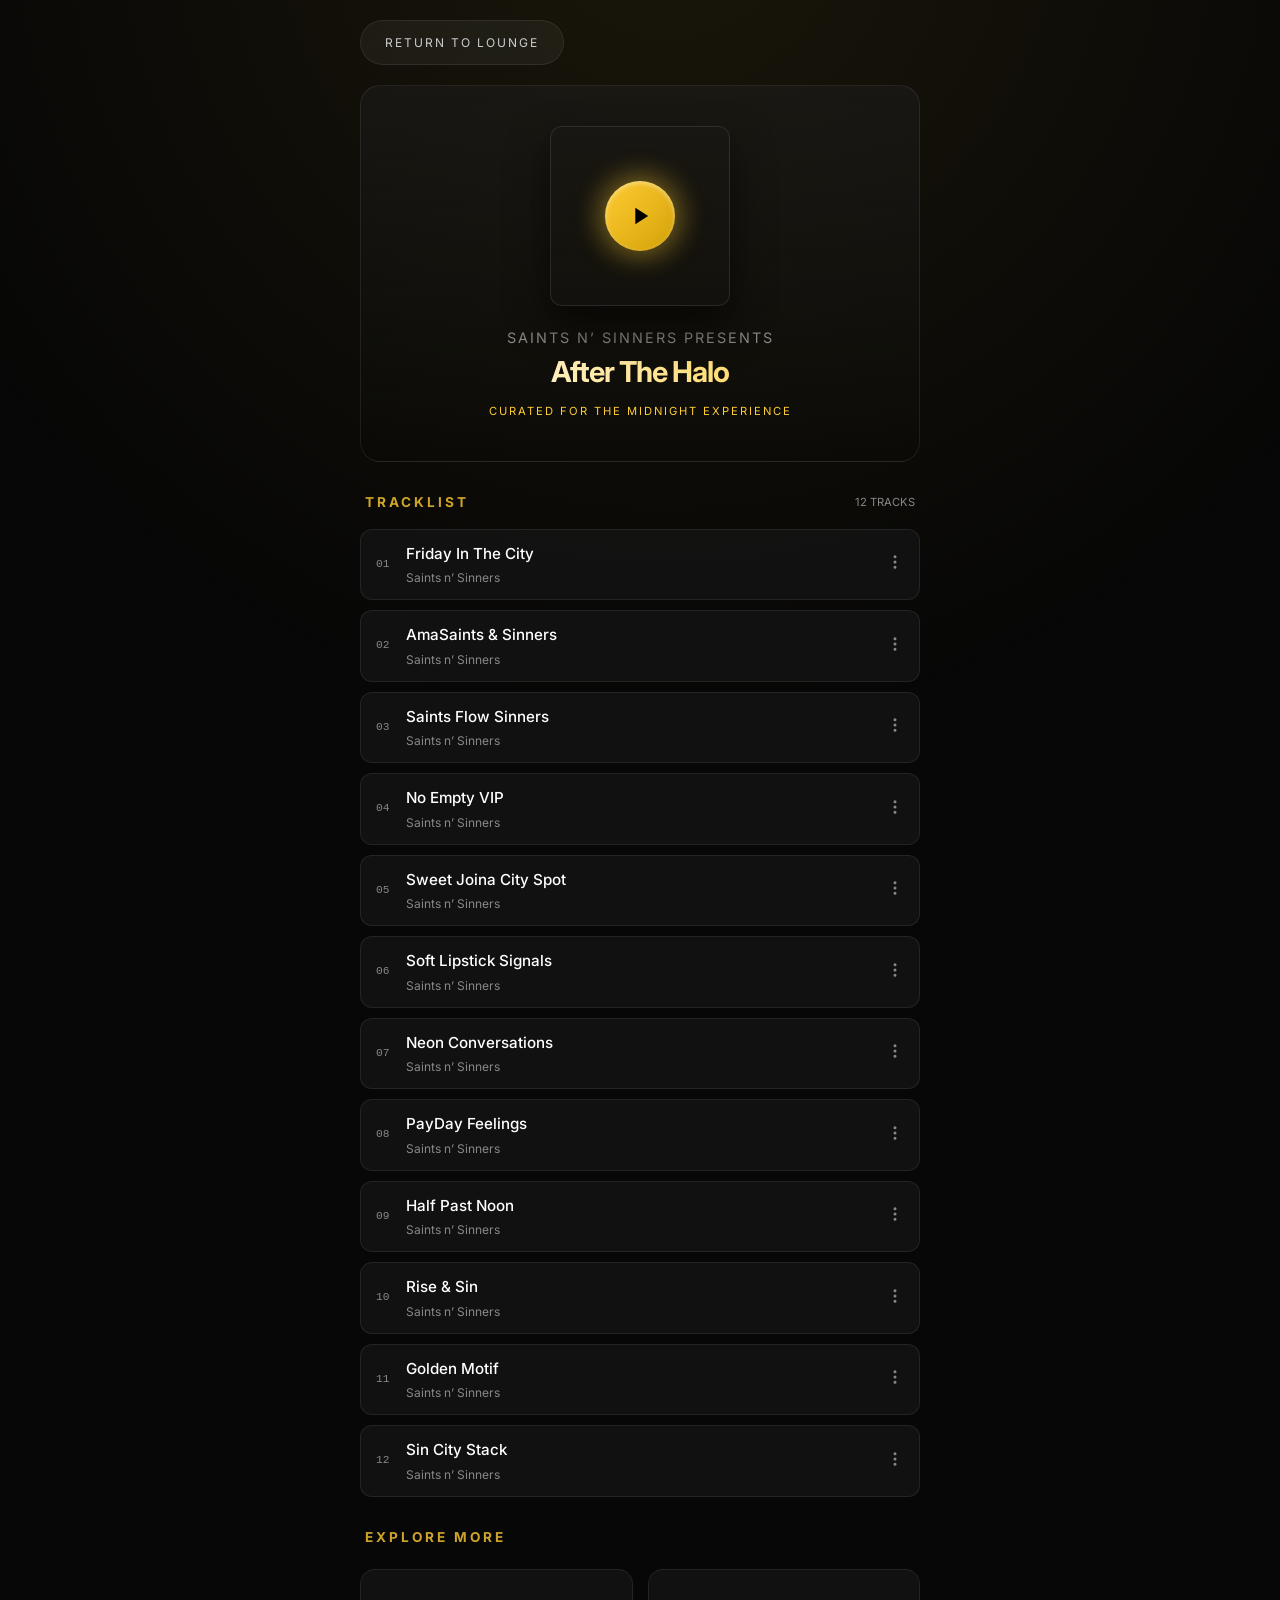
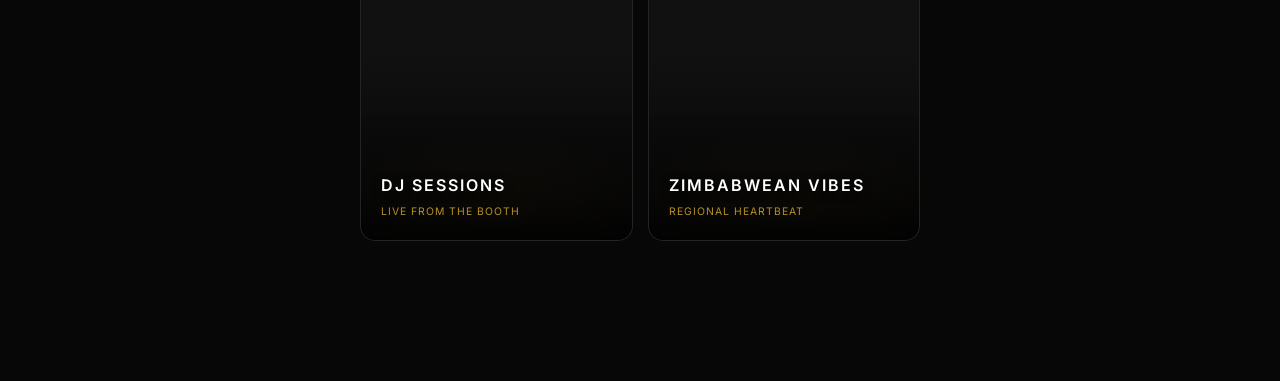
<file: music.html>
<!DOCTYPE html>
<html lang="en">
<head>
    <meta charset="UTF-8">
    <meta name="viewport" content="width=device-width, initial-scale=1.0">
    <title>Saints n’ Sinners | Music Experience</title>
    <link rel="stylesheet" href="./styles.css">
    <style>
        :root {
            --accent-gold: #ffcc33;
            --accent-red: #ff3333;
            --bg-dark: #070707;
            --card-bg: rgba(20, 20, 20, 0.8);
            --glass-border: rgba(255, 255, 255, 0.08);
            --text-muted: #888;
        }

        body {
            background: var(--bg-dark);
            color: #fff;
            overflow-x: hidden;
            padding-bottom: 120px; /* Space for player */
        }

        .music-atmosphere {
            position: fixed;
            top: 0;
            left: 0;
            width: 100%;
            height: 100vh;
            background: radial-gradient(circle at 50% -20%, rgba(255, 204, 51, 0.08) 0%, transparent 70%);
            z-index: -1;
            pointer-events: none;
        }

        .music-container {
            max-width: 600px;
            margin: 0 auto;
            padding: 20px;
        }

        /* Header / Hero Section */
        .playlist-hero {
            position: relative;
            padding: 40px 20px;
            border-radius: 20px;
            background: linear-gradient(180deg, rgba(30, 30, 30, 0.5) 0%, transparent 100%);
            border: 1px solid var(--glass-border);
            margin-bottom: 30px;
            overflow: hidden;
            text-align: center;
        }

        .playlist-artwork {
            width: 180px;
            height: 180px;
            margin: 0 auto 20px;
            border-radius: 12px;
            box-shadow: 0 20px 40px rgba(0,0,0,0.6);
            background: url('https://pub-e10a28ca38cf452da437555e0f90e288.r2.dev/saints%26sinners/Menu/Main.jpg');
            background-size: cover;
            background-position: center;
            position: relative;
            border: 1px solid rgba(255,255,255,0.1);
            display: flex;
            align-items: center;
            justify-content: center;
        }

        .premium-play-button {
            width: 70px;
            height: 70px;
            background: linear-gradient(135deg, #ffcc33 0%, #cc9900 100%);
            border-radius: 50%;
            display: flex;
            align-items: center;
            justify-content: center;
            cursor: pointer;
            box-shadow: 0 0 30px rgba(255, 204, 51, 0.4), inset 0 2px 5px rgba(255, 255, 255, 0.5);
            transition: all 0.5s cubic-bezier(0.16, 1, 0.3, 1);
            position: relative;
            z-index: 10;
            animation: premiumFloat 4s infinite ease-in-out;
            border: none;
            color: #000;
        }

        .premium-play-button::before {
            content: '';
            position: absolute;
            inset: -5px;
            border-radius: 50%;
            background: rgba(255, 204, 51, 0.2);
            filter: blur(15px);
            z-index: -1;
            animation: premiumPulse 2s infinite ease-in-out;
        }

        .premium-play-button:hover {
            transform: scale(1.1) rotate(5deg);
            box-shadow: 0 0 50px rgba(255, 204, 51, 0.6), inset 0 2px 10px rgba(255, 255, 255, 0.8);
        }

        .premium-play-button:active {
            transform: scale(0.9);
        }

        @keyframes premiumFloat {
            0%, 100% { transform: translateY(0); }
            50% { transform: translateY(-10px); }
        }

        @keyframes premiumPulse {
            0%, 100% { opacity: 0.3; transform: scale(1); }
            50% { opacity: 0.6; transform: scale(1.2); }
        }

        .playlist-info h1 {
            font-size: 1.8rem;
            letter-spacing: -1px;
            margin-bottom: 8px;
            background: linear-gradient(to right, #fff, var(--accent-gold));
            -webkit-background-clip: text;
            -webkit-text-fill-color: transparent;
        }

        .playlist-info p {
            color: var(--text-muted);
            font-size: 0.9rem;
            text-transform: uppercase;
            letter-spacing: 2px;
        }

        /* Sections */
        .section-header {
            display: flex;
            justify-content: space-between;
            align-items: center;
            margin: 30px 0 15px;
            padding: 0 5px;
        }

        .section-header h2 {
            font-size: 0.85rem;
            text-transform: uppercase;
            letter-spacing: 3px;
            color: var(--accent-gold);
            opacity: 0.8;
        }

        /* Track List */
        .track-list {
            display: flex;
            flex-direction: column;
            gap: 10px;
        }

        .track-item {
            display: flex;
            align-items: center;
            background: var(--card-bg);
            border: 1px solid var(--glass-border);
            border-radius: 12px;
            padding: 12px 15px;
            cursor: pointer;
            transition: all 0.3s cubic-bezier(0.16, 1, 0.3, 1);
            position: relative;
            overflow: hidden;
        }

        .track-item:hover {
            background: rgba(255, 255, 255, 0.05);
            border-color: rgba(255, 255, 255, 0.2);
            transform: translateX(5px);
        }

        .track-item.active {
            border-color: var(--accent-gold);
            background: rgba(255, 204, 51, 0.08);
            box-shadow: 0 0 20px rgba(255, 204, 51, 0.1);
            transform: scale(1.02) translateX(8px);
        }

        .track-number {
            width: 30px;
            font-size: 0.7rem;
            color: var(--text-muted);
            font-family: monospace;
        }

        .track-details {
            flex: 1;
        }

        .track-name {
            font-size: 0.95rem;
            font-weight: 500;
            margin-bottom: 2px;
            transition: color 0.3s;
        }

        .track-item.active .track-name {
            color: var(--accent-gold);
            text-shadow: 0 0 10px rgba(255, 204, 51, 0.4);
        }

        .track-artist {
            font-size: 0.75rem;
            color: var(--text-muted);
        }

        .track-actions {
            font-size: 1.2rem;
            opacity: 0.5;
        }

        .active-indicator {
            position: absolute;
            left: 0;
            top: 0;
            width: 3px;
            height: 100%;
            background: var(--accent-gold);
            opacity: 0;
            transition: opacity 0.3s;
        }

        .track-item.active .active-indicator {
            opacity: 1;
        }

        /* Extra Playlists */
        .playlists-grid {
            display: grid;
            grid-template-columns: 1fr 1fr;
            gap: 15px;
            margin-top: 20px;
        }

        .playlist-card {
            background: var(--card-bg);
            border: 1px solid var(--glass-border);
            border-radius: 15px;
            padding: 20px;
            aspect-ratio: 1/1;
            display: flex;
            flex-direction: column;
            justify-content: flex-end;
            position: relative;
            overflow: hidden;
            cursor: pointer;
            transition: all 0.5s cubic-bezier(0.16, 1, 0.3, 1);
        }

        .playlist-card:hover {
            border-color: rgba(255, 204, 51, 0.4);
            box-shadow: 0 20px 40px rgba(0,0,0,0.6), 0 0 25px rgba(255, 204, 51, 0.15);
            transform: translateY(-8px) scale(1.02);
        }

        .playlist-card::before {
            content: '';
            position: absolute;
            inset: 0;
            background: linear-gradient(180deg, transparent 30%, rgba(0,0,0,0.9) 100%);
            z-index: 2;
        }

        .card-glow {
            position: absolute;
            bottom: -20%;
            left: 50%;
            transform: translateX(-50%);
            width: 140%;
            height: 60%;
            background: radial-gradient(ellipse at center, rgba(255, 204, 51, 0.2) 0%, transparent 70%);
            z-index: 1;
            opacity: 0.4;
            transition: opacity 0.5s, transform 0.5s;
            pointer-events: none;
            animation: cardPulse 4s infinite alternate ease-in-out;
        }

        @keyframes cardPulse {
            0% { opacity: 0.3; transform: translateX(-50%) scale(1); }
            100% { opacity: 0.6; transform: translateX(-50%) scale(1.1); }
        }

        .playlist-card:hover .card-glow {
            opacity: 0.8;
            transform: translateX(-50%) translateY(-10px);
            animation: none; /* stop pulse on hover for cleaner interaction */
        }

        .playlist-card .bg-img {
            position: absolute;
            inset: 0;
            background-size: cover;
            background-position: center;
            opacity: 0.6;
            transition: transform 1s cubic-bezier(0.16, 1, 0.3, 1), opacity 0.5s;
            z-index: 0;
            filter: brightness(0.8) contrast(1.1);
        }

        .playlist-card:hover .bg-img {
            transform: scale(1.15);
            opacity: 0.8;
            filter: brightness(1) contrast(1.2);
        }

        .playlist-card h3 {
            position: relative;
            z-index: 3;
            font-size: 1rem;
            margin: 0;
            letter-spacing: 2px;
            text-transform: uppercase;
            font-weight: 600;
            text-shadow: 0 2px 10px rgba(0,0,0,0.8);
        }

        .playlist-card .card-meta {
            position: relative;
            z-index: 3;
            font-size: 0.65rem;
            color: var(--accent-gold);
            letter-spacing: 1px;
            margin-top: 5px;
            opacity: 0.7;
            text-transform: uppercase;
        }

        /* Mini Player states */
        @keyframes miniPlayerFloat {
            0%, 100% { transform: translate(-50%, 0); }
            50% { transform: translate(-50%, -8px); }
        }

        .mini-player {
            position: fixed;
            bottom: 20px;
            left: 50%;
            transform: translateX(-50%) translateY(100px);
            width: calc(100% - 40px);
            max-width: 560px;
            background: rgba(10, 10, 10, 0.95);
            backdrop-filter: blur(25px);
            border: 1px solid var(--glass-border);
            border-radius: 20px;
            padding: 12px 20px;
            display: flex;
            align-items: center;
            gap: 15px;
            z-index: 1000;
            box-shadow: 0 10px 40px rgba(0,0,0,0.8);
            transition: all 0.7s cubic-bezier(0.16, 1, 0.3, 1);
            opacity: 0;
            pointer-events: none;
        }

        .mini-player.active {
            transform: translateX(-50%) translateY(0);
            opacity: 1;
            pointer-events: all;
            animation: miniPlayerFloat 6s infinite ease-in-out;
        }

        .player-artwork {
            width: 50px;
            height: 50px;
            border-radius: 8px;
            background-size: cover;
            background-position: center;
            border: 1px solid rgba(255,255,255,0.1);
        }

        .player-info {
            flex: 1;
            min-width: 0;
        }

        .player-title {
            font-size: 0.85rem;
            font-weight: 600;
            white-space: nowrap;
            overflow: hidden;
            text-overflow: ellipsis;
            margin-bottom: 2px;
        }

        .player-artist {
            font-size: 0.7rem;
            color: var(--text-muted);
        }

        .player-controls {
            display: flex;
            align-items: center;
            gap: 15px;
        }

        .play-btn {
            width: 44px;
            height: 44px;
            background: #fff;
            color: #000;
            border-radius: 50%;
            display: flex;
            align-items: center;
            justify-content: center;
            cursor: pointer;
            transition: transform 0.3s;
        }

        .play-btn:active {
            transform: scale(0.9);
        }

        .progress-bar-container {
            position: absolute;
            top: -2px;
            left: 20px;
            right: 20px;
            height: 4px;
            background: rgba(255,255,255,0.1);
            border-radius: 2px;
            cursor: pointer;
        }

        .progress-bar {
            height: 100%;
            background: var(--accent-gold);
            width: 0%;
            border-radius: 2px;
            position: relative;
        }

        .progress-bar::after {
            content: '';
            position: absolute;
            right: -4px;
            top: 50%;
            transform: translateY(-50%);
            width: 10px;
            height: 10px;
            background: #fff;
            border-radius: 50%;
            box-shadow: 0 0 10px var(--accent-gold);
            opacity: 0;
            transition: opacity 0.3s;
        }

        .mini-player:hover .progress-bar::after {
            opacity: 1;
        }

        /* Equalizer Animation */
        .eq-container {
            display: flex;
            align-items: flex-end;
            gap: 2px;
            height: 15px;
            margin-left: 10px;
        }

        .eq-bar {
            width: 3px;
            background: var(--accent-gold);
            border-radius: 1px;
            height: 2px;
        }

        .playing .eq-bar {
            animation: eqScale 0.6s infinite ease-in-out alternate;
        }

        .eq-bar:nth-child(2) { animation-delay: 0.1s; }
        .eq-bar:nth-child(3) { animation-delay: 0.2s; }
        .eq-bar:nth-child(4) { animation-delay: 0.15s; }

        @keyframes eqScale {
            0% { height: 3px; }
            100% { height: 15px; }
        }

        /* Back Button */
        .back-nav {
            margin-bottom: 20px;
        }

        .back-btn {
            display: inline-flex;
            align-items: center;
            justify-content: center;
            padding: 12px 24px;
            background: rgba(255, 255, 255, 0.05);
            border: 1px solid var(--glass-border);
            border-radius: 50px;
            color: #ccc;
            text-decoration: none;
            font-size: 0.75rem;
            text-transform: uppercase;
            letter-spacing: 2px;
            transition: all 0.4s cubic-bezier(0.16, 1, 0.3, 1);
            backdrop-filter: blur(10px);
        }

        .back-btn:hover {
            background: rgba(255, 204, 51, 0.1);
            border-color: var(--accent-gold);
            color: var(--accent-gold);
            transform: translateY(-2px);
            box-shadow: 0 10px 20px rgba(0,0,0,0.4);
        }

        /* Responsive Tweaks */
        @media (max-width: 480px) {
            .mini-player {
                bottom: 10px;
                width: calc(100% - 20px);
                padding: 12px 15px;
            }
        }
    </style>
</head>
<body>
    <div class="music-atmosphere"></div>
    
    <div class="music-container">
        <nav class="back-nav">
            <a href="index.html" class="back-btn">Return to Lounge</a>
        </nav>

        <section class="playlist-hero">
            <div class="playlist-artwork">
                <button class="premium-play-button" id="hero-play-btn">
                    <svg width="28" height="28" viewBox="0 0 24 24" fill="currentColor" id="hero-play-icon">
                        <path d="M8 5v14l11-7z"/>
                    </svg>
                    <svg width="28" height="28" viewBox="0 0 24 24" fill="currentColor" id="hero-pause-icon" style="display: none;">
                        <path d="M6 19h4V5H6v14zm8-14v14h4V5h-4z"/>
                    </svg>
                </button>
            </div>
            <div class="playlist-info">
                <p>Saints n’ Sinners Presents</p>
                <h1>After The Halo</h1>
                <p style="font-size: 0.7rem; color: var(--accent-gold); margin-top: 5px;">Curated for the Midnight Experience</p>
            </div>
        </section>

        <div class="section-header">
            <h2>Tracklist</h2>
            <span style="color: var(--text-muted); font-size: 0.7rem;">12 TRACKS</span>
        </div>

        <div class="track-list" id="track-list">
            <!-- Tracks will be injected by JS -->
        </div>

        <div class="section-header">
            <h2>Explore More</h2>
        </div>

        <div class="playlists-grid">
            <div class="playlist-card">
                <div class="bg-img" style="background-image: url('https://pub-e10a28ca38cf452da437555e0f90e288.r2.dev/saints%26sinners/Events/Thursday.jpg')"></div>
                <div class="card-glow"></div>
                <h3>DJ Sessions</h3>
                <div class="card-meta">Live from the Booth</div>
            </div>
            <div class="playlist-card">
                <div class="bg-img" style="background-image: url('https://pub-e10a28ca38cf452da437555e0f90e288.r2.dev/saints%26sinners/Events/Saturday.jpg')"></div>
                <div class="card-glow"></div>
                <h3>Zimbabwean Vibes</h3>
                <div class="card-meta">Regional Heartbeat</div>
            </div>
        </div>
    </div>

    <!-- Mini Player UI -->
    <div class="mini-player" id="mini-player">
        <div class="progress-bar-container" id="progress-container">
            <div class="progress-bar" id="progress-bar"></div>
        </div>
        
        <div class="player-artwork" id="player-artwork"></div>
        
        <div class="player-info">
            <div class="player-title" id="player-title">Select a track</div>
            <div class="player-artist" id="player-artist">Saints n’ Sinners</div>
        </div>

        <div class="eq-container" id="eq-animation">
            <div class="eq-bar"></div>
            <div class="eq-bar"></div>
            <div class="eq-bar"></div>
            <div class="eq-bar"></div>
        </div>

        <div class="player-controls">
            <div class="play-btn" id="play-pause">
                <svg width="20" height="20" viewBox="0 0 24 24" fill="currentColor" id="play-icon">
                    <path d="M8 5v14l11-7z"/>
                </svg>
                <svg width="20" height="20" viewBox="0 0 24 24" fill="currentColor" id="pause-icon" style="display: none;">
                    <path d="M6 19h4V5H6v14zm8-14v14h4V5h-4z"/>
                </svg>
            </div>
        </div>
    </div>

    <script src="./music.js"></script>
</body>
</html>
</file>
<file: styles.css>
@import url('https://fonts.googleapis.com/css2?family=Cormorant+Garamond:ital,wght@0,300;0,400;0,500;0,600;1,300;1,400&family=Inter:wght@200;300;400;500&display=swap');

html {
    scroll-behavior: smooth;
}

:root {
    --bg-dark: #000000;
    --bg-matte: #050505;
    --gold: #b38b2d;
    --gold-bright: #f0c674;
    --gold-glow: rgba(179, 139, 45, 0.1);
    --white-warm: #ffffff;
    --text-muted: rgba(255, 255, 255, 0.4);
    --border-subtle: rgba(179, 139, 45, 0.08);
    --font-serif: 'Cormorant Garamond', serif;
    --font-sans: 'Inter', sans-serif;
    --transition-cinema: 1.4s cubic-bezier(0.16, 1, 0.3, 1);
}

* {
    margin: 0;
    padding: 0;
    box-sizing: border-box;
    -webkit-tap-highlight-color: transparent;
}

body {
    background-color: var(--bg-dark);
    color: var(--white-warm);
    font-family: var(--font-sans);
    line-height: 1.6;
    overflow-x: hidden;
    min-height: 100vh;
    cursor: default;
}

/* Loader Styles */
.loader {
    position: fixed;
    top: 0;
    left: 0;
    width: 100%;
    height: 100%;
    background: var(--bg-dark);
    z-index: 1000;
    display: flex;
    justify-content: center;
    align-items: center;
    transition: opacity 1s ease 0.5s, visibility 1s ease 0.5s;
}

.loader.loaded {
    opacity: 0;
    visibility: hidden;
}

.loader-content {
    text-align: center;
    width: 200px;
}

.loader-logo {
    font-family: var(--font-serif);
    font-weight: 300;
    font-size: 1.5rem;
    letter-spacing: 0.2em;
    margin-bottom: 20px;
    opacity: 0;
    animation: fadeInOut 2s ease-in-out infinite;
}

.loader-logo span {
    color: var(--gold);
    font-style: italic;
}

.loader-bar {
    width: 0;
    height: 1px;
    background: linear-gradient(90deg, transparent, var(--gold), transparent);
    box-shadow: 0 0 15px var(--gold);
    animation: loadBar 2s var(--transition-cinema) forwards;
}

@keyframes fadeInOut {
    0%, 100% { opacity: 0.3; }
    50% { opacity: 1; }
}

@keyframes loadBar {
    to { width: 100%; }
}

/* Deep Atmosphere */
.atmosphere {
    position: fixed;
    top: 0;
    left: 0;
    width: 100%;
    height: 100%;
    z-index: -2;
    background: radial-gradient(circle at 50% 50%, #080808 0%, #000 100%);
    pointer-events: none;
}

/* Internal Glow without noise */
.atmosphere::before {
    content: '';
    position: absolute;
    top: -50%;
    left: -50%;
    width: 200%;
    height: 200%;
    background: radial-gradient(circle at center, var(--gold-glow) 0%, transparent 60%);
    opacity: 0.2;
    animation: drift 30s ease-in-out infinite alternate;
    pointer-events: none;
}


.particles {
    position: fixed;
    top: 0;
    left: 0;
    width: 100%;
    height: 100%;
    z-index: -1;
    pointer-events: none;
}

.particle {
    position: absolute;
    background: var(--gold);
    border-radius: 50%;
    opacity: 0.2;
    pointer-events: none;
}

.glow-effect {
    position: fixed;
    width: 500px;
    height: 500px;
    background: radial-gradient(circle, var(--gold-glow) 0%, transparent 80%);
    filter: blur(100px);
    border-radius: 50%;
    pointer-events: none;
    z-index: -1;
    mix-blend-mode: color-dodge;
}

/* Grid Foundation & Alignment */
.container {
    width: 100%;
    margin: 0 auto;
    padding: 60px 20px;
    display: flex;
    flex-direction: column;
    align-items: center;
    min-height: 100vh;
    position: relative;
    z-index: 10;
}

header {
    width: 100%;
    max-width: 500px;
    text-align: center;
    margin-bottom: 80px;
    opacity: 0;
    transform: translateY(30px) scale(0.98);
}

header.active {
    animation: heroReveal var(--transition-cinema) forwards;
}

@keyframes heroReveal {
    to {
        opacity: 1;
        transform: translateY(0) scale(1);
    }
}

.logo {
    font-family: var(--font-serif);
    font-size: 3rem;
    font-weight: 300;
    letter-spacing: 0.15em;
    text-transform: uppercase;
    margin-bottom: 12px;
    background: linear-gradient(to right, #fff 20%, var(--gold) 40%, var(--gold) 60%, #fff 80%);
    background-size: 200% auto;
    color: #fff;
    background-clip: text;
    -webkit-background-clip: text;
    -webkit-text-fill-color: transparent;
    animation: shine 8s linear infinite;
}

@keyframes shine {
    to { background-position: 200% center; }
}

.logo span {
    font-style: italic;
    font-size: 0.7em;
    vertical-align: middle;
    margin: 0 6px;
    color: var(--gold);
    -webkit-text-fill-color: var(--gold);
}

.tagline {
    font-size: 0.65rem;
    text-transform: uppercase;
    letter-spacing: 0.6em;
    color: var(--gold);
    opacity: 0.8;
    font-weight: 300;
    word-spacing: 0.5em;
}

.rating {
    margin-top: 15px;
    font-size: 0.8rem;
    display: flex;
    justify-content: center;
    gap: 4px;
    opacity: 0.8;
}

.nav-grid {
    display: grid;
    grid-template-columns: repeat(2, 1fr);
    gap: 16px;
    margin: 0 auto 80px;
    width: 100%;
    max-width: 500px; /* Locked width for perfect centering */
}

.nav-card-wrapper {
    position: relative;
    perspective: 1200px;
    opacity: 0;
    transform: translateY(30px);
    width: 100%;
    aspect-ratio: 4 / 5.2;
}

.nav-card-wrapper.active {
    animation: wrapperReveal var(--transition-cinema) forwards;
}

@keyframes wrapperReveal {
    to {
        opacity: 1;
        transform: translateY(0);
    }
}

.nav-card-wrapper.active .nav-card {
    animation: cardReveal var(--transition-cinema) forwards;
}

@keyframes cardReveal {
    from {
        opacity: 0;
        transform: translateZ(-30px) rotateX(10deg);
    }
    to {
        opacity: 1;
        transform: translateZ(0) rotateX(0);
    }
}

@keyframes cinematicBreath {
    0% { transform: scale(1.0) translate(0, 0); }
    100% { transform: scale(1.1) translate(-1%, -0.5%); }
}

/* Base card state */
.nav-card {
    background: #050505;
    border: 1px solid var(--border-subtle);
    border-left: 2px solid transparent; 
    border-radius: 4px;
    padding: 28px 20px;
    position: relative;
    overflow: hidden;
    cursor: pointer;
    width: 100%;
    height: 100%;
    display: flex;
    flex-direction: column;
    justify-content: flex-end;
    transition: 
        transform 0.8s cubic-bezier(0.16, 1, 0.3, 1),
        border-color 0.8s ease,
        box-shadow 0.8s ease;
    transform: translateZ(-30px);
    transform-style: preserve-3d;
    z-index: 2;
}

.nav-card-wrapper::before { display: none; } /* Explicitly remove back glow */

/* Edge Lighting Strips (Architectural Style) */
.nav-card::after {
    content: '';
    position: absolute;
    top: 15%;
    left: 0;
    width: 1px;
    height: 70%;
    z-index: 5;
    opacity: 0.5;
    transition: all 1s cubic-bezier(0.16, 1, 0.3, 1);
    filter: blur(0.3px);
}

.card-menu::after { 
    background: linear-gradient(to bottom, transparent, #ff6600, transparent);
    box-shadow: 2px 0 12px rgba(255, 102, 0, 0.5);
}
.card-events::after { 
    background: linear-gradient(to bottom, transparent, #e5c05b, transparent);
    box-shadow: 2px 0 12px rgba(229, 192, 91, 0.5);
}
.card-playlist::after { 
    background: linear-gradient(to bottom, transparent, #d946ef, transparent);
    box-shadow: 2px 0 12px rgba(217, 70, 239, 0.5);
}
.card-management::after { 
    background: linear-gradient(to bottom, transparent, #06b6d4, transparent);
    box-shadow: 2px 0 12px rgba(6, 182, 212, 0.5);
}

@keyframes lightingShimmer {
    0%, 100% { opacity: 0.4; filter: brightness(1) blur(0.3px); }
    50% { opacity: 0.9; filter: brightness(1.8) blur(0.8px); }
}

.nav-card::after {
    animation: lightingShimmer 5s infinite ease-in-out;
}

.nav-card:hover::after {
    opacity: 1;
    width: 2px;
    height: 85%;
    top: 7.5%;
    filter: brightness(2.2) blur(0.8px);
    box-shadow: 3px 0 20px currentColor; /* Dynamic glow based on background gradient if possible, but currentColor works if set */
}

/* Specific hover glows for edge strips */
.card-menu:hover::after { box-shadow: 3px 0 25px rgba(255, 102, 0, 0.8); }
.card-events:hover::after { box-shadow: 3px 0 25px rgba(229, 192, 91, 0.8); }
.card-playlist:hover::after { box-shadow: 3px 0 25px rgba(217, 70, 239, 0.8); }
.card-management:hover::after { box-shadow: 3px 0 25px rgba(6, 182, 212, 0.8); }

/* Card images as atmospheric backgrounds */
.nav-card::before {
    content: '';
    position: absolute;
    top: 0;
    left: 0;
    width: 100%;
    height: 100%;
    background-size: cover;
    background-position: center;
    filter: brightness(0.9) saturate(1) contrast(1.1);
    transition: filter 1s ease;
    z-index: 0;
    pointer-events: none;
    will-change: transform;
}

.nav-card-wrapper.active .nav-card::before {
    animation: cinematicBreath 15s infinite alternate cubic-bezier(0.4, 0, 0.2, 1);
}

.nav-card-wrapper:nth-child(1) .nav-card::before { animation-delay: 0s; }
.nav-card-wrapper:nth-child(2) .nav-card::before { animation-delay: -3s; }
.nav-card-wrapper:nth-child(3) .nav-card::before { animation-delay: -7s; }
.nav-card-wrapper:nth-child(4) .nav-card::before { animation-delay: -11s; }

.card-menu::before { background-image: linear-gradient(to bottom, rgba(0,0,0,0.1), rgba(0,0,0,0.8)), url('https://pub-e10a28ca38cf452da437555e0f90e288.r2.dev/saints%26sinners/stuff-merch/menu.jpg'); }
.card-events::before { background-image: linear-gradient(to bottom, rgba(0,0,0,0.1), rgba(0,0,0,0.8)), url('https://pub-e10a28ca38cf452da437555e0f90e288.r2.dev/saints%26sinners/stuff-merch/events.jpg'); }
.card-playlist::before { background-image: linear-gradient(to bottom, rgba(0,0,0,0.1), rgba(0,0,0,0.8)), url('https://pub-e10a28ca38cf452da437555e0f90e288.r2.dev/saints%26sinners/stuff-merch/playlist.jpg'); }
.card-management::before { background-image: linear-gradient(to bottom, rgba(0,0,0,0.1), rgba(0,0,0,0.8)), url('https://pub-e10a28ca38cf452da437555e0f90e288.r2.dev/saints%26sinners/stuff-merch/management.jpg'); }

.nav-card .card-index, .nav-card .card-title {
    position: relative;
    z-index: 10;
    text-shadow: 0 4px 15px rgba(0,0,0,1);
}

.nav-card:hover, .nav-card:active {
    border-color: rgba(255, 255, 255, 0.25);
    transform: translateY(-8px) translateZ(30px) rotateX(0deg) scale(1.02);
    box-shadow: 0 30px 80px rgba(0,0,0,0.95);
    transition: transform 0.8s cubic-bezier(0.16, 1, 0.3, 1), border-color 0.8s ease, box-shadow 0.8s ease;
}

.nav-card:hover::before {
    filter: brightness(1) saturate(1.1) contrast(1.1);
}

.card-index {
    font-family: var(--font-serif);
    font-size: 0.7rem;
    color: var(--gold);
    display: block;
    margin-bottom: 8px;
    letter-spacing: 0.3em;
    font-style: italic;
    transform: translateZ(15px);
}

.card-title {
    font-family: var(--font-serif);
    font-size: 1.15rem;
    font-weight: 300;
    letter-spacing: 0.05em;
    display: flex;
    justify-content: space-between;
    align-items: center;
    color: var(--white-warm);
    text-transform: uppercase;
    transform: translateZ(25px);
}

.nav-card:hover .card-index { transform: translateZ(25px); }
.nav-card:hover .card-title { transform: translateZ(40px); }

.card-title .arrow {
    font-size: 1.1rem;
    transition: transform 0.6s var(--transition-cinema);
    opacity: 0.3;
    font-weight: 200;
}

.nav-card:hover .arrow {
    transform: translateX(8px);
    opacity: 1;
    color: var(--gold-bright);
}

.footer {
    margin-top: auto;
    text-align: center;
    padding: 100px 0 40px;
    opacity: 0;
}

.footer .copyright {
    font-size: 0.65rem;
    text-transform: uppercase;
    letter-spacing: 0.4em;
    color: var(--white-warm);
    opacity: 0.8;
    margin-bottom: 12px;
}

.footer .powered-by {
    font-size: 0.5rem;
    text-transform: uppercase;
    letter-spacing: 0.3em;
    color: var(--text-muted);
    opacity: 0.5;
}

.footer.active {
    animation: footerReveal 4s var(--transition-cinema) forwards;
}

@keyframes footerReveal {
    to { opacity: 1; }
}

/* Mobile optimization */
@media (max-width: 480px) {
    .logo { font-size: 2.2rem; }
    .nav-card { padding: 24px 16px; }
    .card-title { font-size: 1.1rem; }
    .container { padding: 40px 16px; }
    .nav-grid { gap: 10px; }
}
</file>
